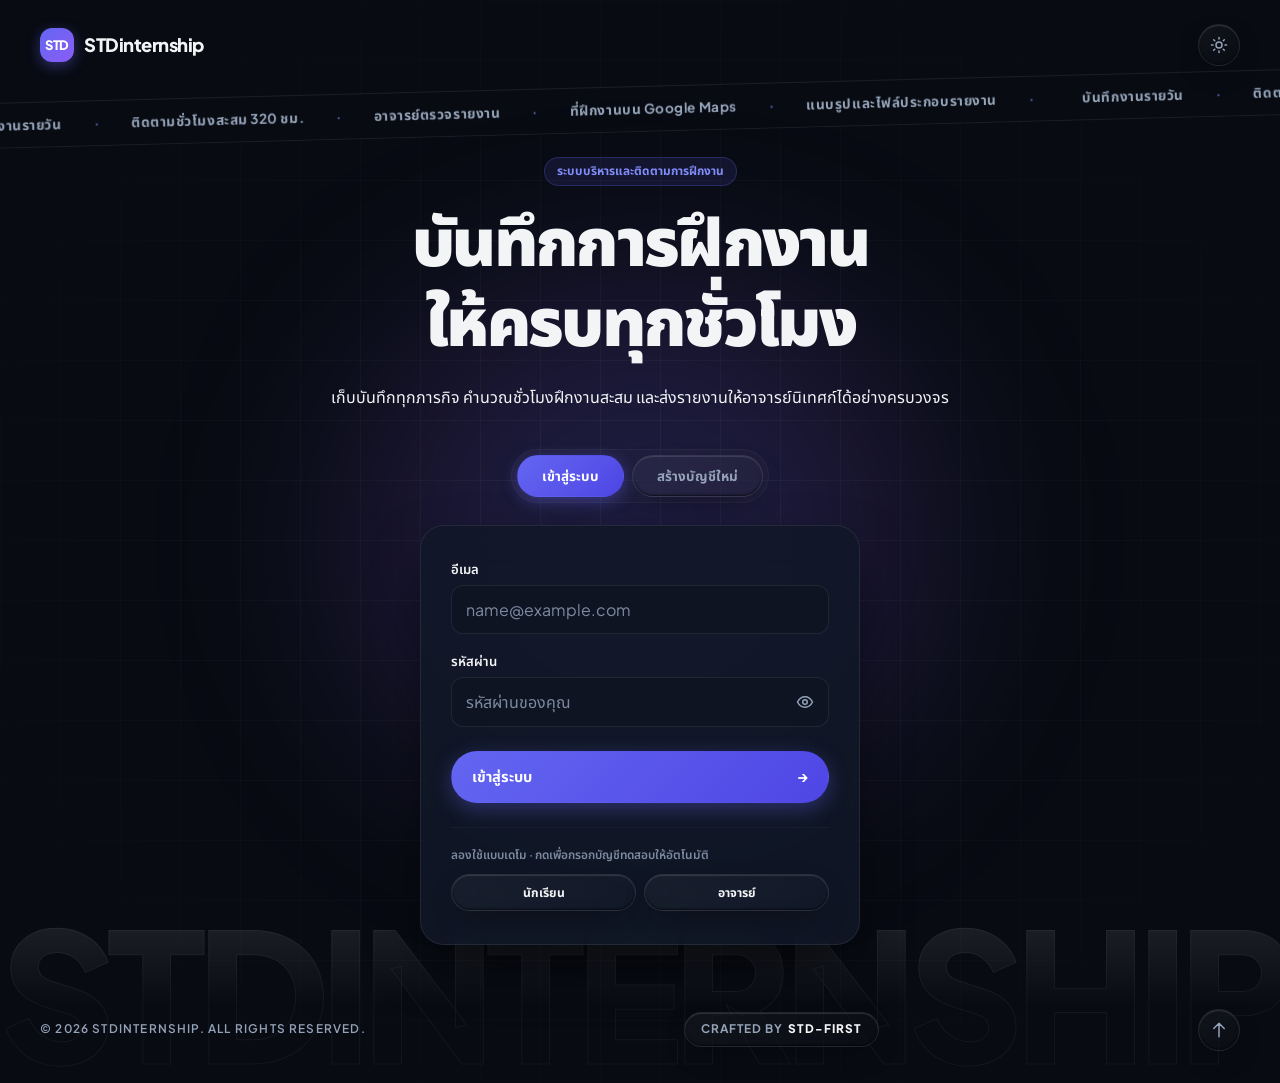
<file: index.html>
<!DOCTYPE html>
<html lang="th">
<head>
  <meta charset="UTF-8">
  <meta name="viewport" content="width=device-width, initial-scale=1.0">
  <title>STDinternship — ระบบบันทึกและติดตามการฝึกงาน</title>
  <meta name="description" content="บันทึกงานรายวัน นับชั่วโมงฝึกงานสะสม และส่งรายงานให้อาจารย์นิเทศก์ตรวจ ในที่เดียว">
  <meta name="theme-color" content="#080b12">
  <link rel="icon" href="data:image/svg+xml,%3Csvg xmlns=%27http://www.w3.org/2000/svg%27 viewBox=%270 0 32 32%27%3E%3Crect width=%2732%27 height=%2732%27 rx=%278%27 fill=%27%234f46e5%27/%3E%3Ctext x=%2716%27 y=%2721%27 font-size=%2712%27 font-weight=%27800%27 text-anchor=%27middle%27 fill=%27white%27 font-family=%27sans-serif%27%3ESTD%3C/text%3E%3C/svg%3E">
  <link rel="preconnect" href="https://fonts.googleapis.com">
  <link rel="preconnect" href="https://fonts.gstatic.com" crossorigin>
  <link href="https://fonts.googleapis.com/css2?family=Noto+Sans+Thai:wght@400;500;600;700;800&family=Plus+Jakarta+Sans:wght@500;600;700;800;900&display=swap" rel="stylesheet">
  <link rel="stylesheet" href="style.css">
  <script src="https://cdnjs.cloudflare.com/ajax/libs/gsap/3.12.5/gsap.min.js" defer></script>
  <script src="app.js" defer></script>
</head>
<body>
  <!-- Landing & Auth Screen -->
  <section id="auth-screen" class="cinematic-landing">
    <div class="footer-aurora" aria-hidden="true"></div>
    <div class="footer-bg-grid" aria-hidden="true"></div>
    <div class="footer-giant-bg-text" aria-hidden="true">STDINTERNSHIP</div>

    <header class="landing-nav">
      <a class="brand landing-brand magnetic" href="#"><span class="brand-mark">STD</span><span>STDinternship</span></a>
      <div class="landing-nav-actions">
        <button id="auth-theme-toggle" class="footer-glass-pill icon-pill magnetic" type="button" title="สลับธีม" aria-label="สลับธีม"><svg viewBox="0 0 24 24" fill="none" stroke="currentColor" stroke-width="2" stroke-linecap="round" stroke-linejoin="round" aria-hidden="true"><circle cx="12" cy="12" r="4"/><path d="M12 2v2M12 20v2M4.9 4.9l1.4 1.4M17.7 17.7l1.4 1.4M2 12h2M20 12h2M4.9 19.1l1.4-1.4M17.7 6.3l1.4-1.4"/></svg></button>
      </div>
    </header>

    <div class="diagonal-marquee" aria-hidden="true">
      <div class="marquee-track animate-footer-scroll-marquee">
        <div class="marquee-content">
          <span>บันทึกงานรายวัน</span> <span class="marquee-star">·</span>
          <span>ติดตามชั่วโมงสะสม 320 ชม.</span> <span class="marquee-star">·</span>
          <span>อาจารย์ตรวจรายงาน</span> <span class="marquee-star">·</span>
          <span>ที่ฝึกงานบน Google Maps</span> <span class="marquee-star">·</span>
          <span>แนบรูปและไฟล์ประกอบรายงาน</span> <span class="marquee-star">·</span>
        </div>
        <div class="marquee-content" aria-hidden="true">
          <span>บันทึกงานรายวัน</span> <span class="marquee-star">·</span>
          <span>ติดตามชั่วโมงสะสม 320 ชม.</span> <span class="marquee-star">·</span>
          <span>อาจารย์ตรวจรายงาน</span> <span class="marquee-star">·</span>
          <span>ที่ฝึกงานบน Google Maps</span> <span class="marquee-star">·</span>
          <span>แนบรูปและไฟล์ประกอบรายงาน</span> <span class="marquee-star">·</span>
        </div>
      </div>
    </div>

    <div class="landing-content">
      <div class="hero-header">
        <span class="hero-tag">ระบบบริหารและติดตามการฝึกงาน</span>
        <h1 class="hero-title footer-text-glow">บันทึกการฝึกงาน<br>ให้ครบทุกชั่วโมง</h1>
        <p class="hero-subtitle">เก็บบันทึกทุกภารกิจ คำนวณชั่วโมงฝึกงานสะสม และส่งรายงานให้อาจารย์นิเทศก์ได้อย่างครบวงจร</p>
      </div>

      <div class="auth-tabs">
        <button type="button" class="footer-glass-pill tab-pill active magnetic" data-auth-tab="login">เข้าสู่ระบบ</button>
        <button type="button" class="footer-glass-pill tab-pill magnetic" data-auth-tab="register">สร้างบัญชีใหม่</button>
      </div>

      <div class="cinematic-card">
        <div id="login-panel">
          <form id="login-form" class="form-grid">
            <div class="field-group">
              <label for="login-email">อีเมล</label>
              <input id="login-email" class="input" type="email" autocomplete="email" required placeholder="name@example.com">
            </div>
            <div class="field-group">
              <label for="login-password">รหัสผ่าน</label>
              <div class="password-wrap">
                <input id="login-password" class="input" type="password" autocomplete="current-password" required placeholder="รหัสผ่านของคุณ">
                <button type="button" class="password-toggle" data-password-toggle="login-password" aria-label="แสดงรหัสผ่าน"><svg viewBox="0 0 24 24" fill="none" stroke="currentColor" stroke-width="2" stroke-linecap="round" stroke-linejoin="round" aria-hidden="true"><path d="M2 12s3.5-7 10-7 10 7 10 7-3.5 7-10 7S2 12 2 12z"/><circle cx="12" cy="12" r="3"/></svg></button>
              </div>
            </div>
            <button class="footer-glass-pill submit-pill btn-block magnetic" type="submit"><span>เข้าสู่ระบบ</span><b>→</b></button>
          </form>

          <div class="demo-quick-auth">
            <span class="demo-quick-label">ลองใช้แบบเดโม · กดเพื่อกรอกบัญชีทดสอบให้อัตโนมัติ</span>
            <div class="demo-quick-btns">
              <button type="button" class="footer-glass-pill demo-chip magnetic" data-demo="student">นักเรียน</button>
              <button type="button" class="footer-glass-pill demo-chip magnetic" data-demo="teacher">อาจารย์</button>
            </div>
          </div>
        </div>

        <div id="register-panel" class="hidden">
          <div class="notice">เวอร์ชันสาธิต: ข้อมูลเก็บในเบราว์เซอร์เครื่องนี้ บัญชีใหม่จะได้รับสิทธิ์นักเรียนโดยอัตโนมัติ</div>
          <form id="register-form" class="form-grid">
            <div class="field-group">
              <label for="register-name">ชื่อ - นามสกุล <span class="required">*</span></label>
              <input id="register-name" class="input" required maxlength="80" placeholder="ชื่อ นามสกุลจริง">
            </div>
            <div class="field-group">
              <label for="register-department">แผนกวิชา / สาขา <span class="required">*</span></label>
              <select id="register-department" class="input" required></select>
            </div>
            <div class="field-group">
              <label for="register-email">อีเมล <span class="required">*</span></label>
              <input id="register-email" class="input" type="email" required autocomplete="email" placeholder="student@example.com">
            </div>
            <div class="field-group">
              <label for="register-password">รหัสผ่าน <span class="required">*</span></label>
              <div class="password-wrap">
                <input id="register-password" class="input" type="password" minlength="6" required autocomplete="new-password" placeholder="อย่างน้อย 6 ตัวอักษร">
                <button type="button" class="password-toggle" data-password-toggle="register-password" aria-label="แสดงรหัสผ่าน"><svg viewBox="0 0 24 24" fill="none" stroke="currentColor" stroke-width="2" stroke-linecap="round" stroke-linejoin="round" aria-hidden="true"><path d="M2 12s3.5-7 10-7 10 7 10 7-3.5 7-10 7S2 12 2 12z"/><circle cx="12" cy="12" r="3"/></svg></button>
              </div>
            </div>
            <button class="footer-glass-pill submit-pill btn-block magnetic" type="submit"><span>สร้างบัญชีและเข้าสู่ระบบ</span><b>→</b></button>
          </form>
        </div>
      </div>
    </div>

    <footer class="landing-bottom-bar">
      <div class="copyright">© 2026 STDinternship. All rights reserved.</div>
      <div class="footer-glass-pill crafted-badge magnetic"><span>Crafted by</span><strong class="crafted-author">STD-First</strong></div>
      <button id="landing-scroll-top" class="footer-glass-pill scroll-top-btn magnetic" type="button" aria-label="กลับสู่ด้านบน">
        <svg width="18" height="18" fill="none" stroke="currentColor" viewBox="0 0 24 24"><path stroke-linecap="round" stroke-linejoin="round" stroke-width="2" d="M5 10l7-7m0 0l7 7m-7-7v18"></path></svg>
      </button>
    </footer>
  </section>

  <!-- Main Application Dashboard -->
  <section id="app-screen" class="hidden">
    <header class="app-header">
      <div class="header-inner">
        <a class="brand" href="#"><span class="brand-mark">STD</span><span>STDinternship</span></a>
        <div class="header-actions">
          <button id="theme-toggle" class="icon-btn magnetic" title="สลับธีม" aria-label="สลับธีม"><svg viewBox="0 0 24 24" fill="none" stroke="currentColor" stroke-width="2" stroke-linecap="round" stroke-linejoin="round" aria-hidden="true"><circle cx="12" cy="12" r="4"/><path d="M12 2v2M12 20v2M4.9 4.9l1.4 1.4M17.7 17.7l1.4 1.4M2 12h2M20 12h2M4.9 19.1l1.4-1.4M17.7 6.3l1.4-1.4"/></svg></button>
          <div class="user-menu magnetic"><span id="user-avatar" class="avatar"></span><span id="user-name" class="user-name"></span></div>
          <button id="logout-button" class="btn btn-outline btn-small magnetic">ออกจากระบบ</button>
        </div>
      </div>
    </header>

    <div class="app-shell">
      <div class="page-intro">
        <div><h1 id="page-title">ภาพรวมการฝึกงาน</h1><p id="page-subtitle">ติดตามความก้าวหน้าของคุณ</p></div>
        <span id="current-role" class="role-pill"></span>
      </div>

      <div class="app-layout">
        <nav id="sidebar" class="sidebar"></nav>
        <main id="content" class="content"></main>
      </div>

      <footer class="dashboard-footer">
        <div class="dashboard-footer-inner">
          <span>© 2026 STDinternship · ระบบบันทึกและติดตามการฝึกงาน</span>
          <div class="footer-glass-pill crafted-badge magnetic"><span>Crafted by</span><strong class="crafted-author">STD-First</strong></div>
        </div>
      </footer>
    </div>
  </section>

  <div id="modal-root"></div>
  <div id="toast" class="toast" role="status"></div>
</body>
</html>
</file>
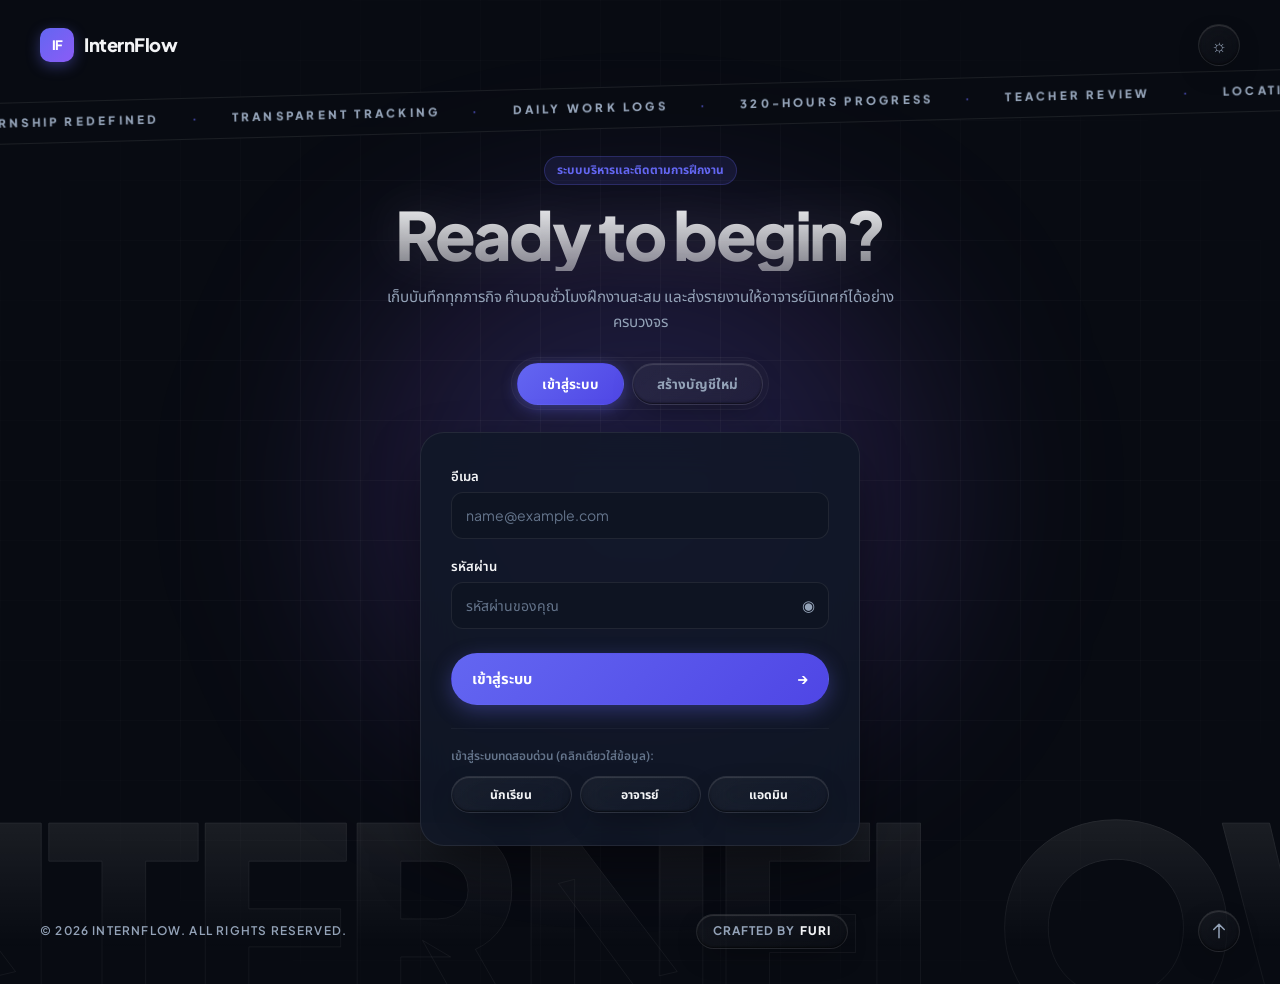
<file: Code/index.html>
<!DOCTYPE html>
<html lang="th">
<head>
  <meta charset="UTF-8">
  <meta name="viewport" content="width=device-width, initial-scale=1.0">
  <title>InternFlow — Ready to begin?</title>
  <link rel="preconnect" href="https://fonts.googleapis.com">
  <link rel="preconnect" href="https://fonts.gstatic.com" crossorigin>
  <link href="https://fonts.googleapis.com/css2?family=Noto+Sans+Thai:wght@300;400;500;600;700;800&family=Plus+Jakarta+Sans:wght@300;400;500;600;700;800;900&display=swap" rel="stylesheet">
  <link rel="stylesheet" href="style.css">
  <script src="https://cdnjs.cloudflare.com/ajax/libs/gsap/3.12.5/gsap.min.js" defer></script>
  <script src="app.js" defer></script>
</head>
<body>
  <!-- Landing & Auth Screen -->
  <section id="auth-screen" class="cinematic-landing">
    <div class="footer-aurora" aria-hidden="true"></div>
    <div class="footer-bg-grid" aria-hidden="true"></div>
    <div class="footer-giant-bg-text" aria-hidden="true">INTERNFLOW</div>

    <header class="landing-nav">
      <a class="brand landing-brand magnetic" href="#"><span class="brand-mark">IF</span><span>InternFlow</span></a>
      <div class="landing-nav-actions">
        <button id="auth-theme-toggle" class="footer-glass-pill icon-pill magnetic" type="button" title="สลับธีม" aria-label="สลับธีม">☼</button>
      </div>
    </header>

    <div class="diagonal-marquee" aria-hidden="true">
      <div class="marquee-track animate-footer-scroll-marquee">
        <div class="marquee-content">
          <span>INTERNSHIP REDEFINED</span> <span class="marquee-star">·</span>
          <span>TRANSPARENT TRACKING</span> <span class="marquee-star">·</span>
          <span>DAILY WORK LOGS</span> <span class="marquee-star">·</span>
          <span>320-HOURS PROGRESS</span> <span class="marquee-star">·</span>
          <span>TEACHER REVIEW</span> <span class="marquee-star">·</span>
          <span>LOCATION & GOOGLE MAPS</span> <span class="marquee-star">·</span>
          <span>VERIFIED REPORTS</span> <span class="marquee-star">·</span>
          <span>ABSOLUTE ACCURACY</span> <span class="marquee-star">·</span>
        </div>
        <div class="marquee-content" aria-hidden="true">
          <span>INTERNSHIP REDEFINED</span> <span class="marquee-star">·</span>
          <span>TRANSPARENT TRACKING</span> <span class="marquee-star">·</span>
          <span>DAILY WORK LOGS</span> <span class="marquee-star">·</span>
          <span>320-HOURS PROGRESS</span> <span class="marquee-star">·</span>
          <span>TEACHER REVIEW</span> <span class="marquee-star">·</span>
          <span>LOCATION & GOOGLE MAPS</span> <span class="marquee-star">·</span>
          <span>VERIFIED REPORTS</span> <span class="marquee-star">·</span>
          <span>ABSOLUTE ACCURACY</span> <span class="marquee-star">·</span>
        </div>
      </div>
    </div>

    <div class="landing-content">
      <div class="hero-header">
        <span class="hero-tag">ระบบบริหารและติดตามการฝึกงาน</span>
        <h1 class="hero-title footer-text-glow">Ready to begin?</h1>
        <p class="hero-subtitle">เก็บบันทึกทุกภารกิจ คำนวณชั่วโมงฝึกงานสะสม และส่งรายงานให้อาจารย์นิเทศก์ได้อย่างครบวงจร</p>
      </div>

      <div class="auth-tabs">
        <button type="button" class="footer-glass-pill tab-pill active magnetic" data-auth-tab="login">เข้าสู่ระบบ</button>
        <button type="button" class="footer-glass-pill tab-pill magnetic" data-auth-tab="register">สร้างบัญชีใหม่</button>
      </div>

      <div class="cinematic-card">
        <div id="login-panel">
          <form id="login-form" class="form-grid">
            <div class="field-group">
              <label for="login-email">อีเมล</label>
              <input id="login-email" class="input" type="email" autocomplete="email" required placeholder="name@example.com">
            </div>
            <div class="field-group">
              <label for="login-password">รหัสผ่าน</label>
              <div class="password-wrap">
                <input id="login-password" class="input" type="password" autocomplete="current-password" required placeholder="รหัสผ่านของคุณ">
                <button type="button" class="password-toggle" data-password-toggle="login-password" aria-label="แสดงรหัสผ่าน">◉</button>
              </div>
            </div>
            <button class="footer-glass-pill submit-pill btn-block magnetic" type="submit"><span>เข้าสู่ระบบ</span><b>→</b></button>
          </form>

          <div class="demo-quick-auth">
            <span class="demo-quick-label">เข้าสู่ระบบทดสอบด่วน (คลิกเดียวใส่ข้อมูล):</span>
            <div class="demo-quick-btns">
              <button type="button" class="footer-glass-pill demo-chip magnetic" data-demo="student">นักเรียน</button>
              <button type="button" class="footer-glass-pill demo-chip magnetic" data-demo="teacher">อาจารย์</button>
              <button type="button" class="footer-glass-pill demo-chip magnetic" data-demo="admin">แอดมิน</button>
            </div>
          </div>
        </div>

        <div id="register-panel" class="hidden">
          <div class="notice">เวอร์ชันสาธิต: ข้อมูลเก็บในเบราว์เซอร์เครื่องนี้ บัญชีใหม่จะได้รับสิทธิ์นักเรียนโดยอัตโนมัติ</div>
          <form id="register-form" class="form-grid">
            <div class="field-group">
              <label for="register-name">ชื่อ - นามสกุล <span class="required">*</span></label>
              <input id="register-name" class="input" required maxlength="80" placeholder="ชื่อ นามสกุลจริง">
            </div>
            <div class="field-group">
              <label for="register-department">แผนกวิชา / สาขา <span class="required">*</span></label>
              <select id="register-department" class="input" required></select>
            </div>
            <div class="field-group">
              <label for="register-email">อีเมล <span class="required">*</span></label>
              <input id="register-email" class="input" type="email" required autocomplete="email" placeholder="student@example.com">
            </div>
            <div class="field-group">
              <label for="register-password">รหัสผ่าน <span class="required">*</span></label>
              <div class="password-wrap">
                <input id="register-password" class="input" type="password" minlength="6" required autocomplete="new-password" placeholder="อย่างน้อย 6 ตัวอักษร">
                <button type="button" class="password-toggle" data-password-toggle="register-password" aria-label="แสดงรหัสผ่าน">◉</button>
              </div>
            </div>
            <button class="footer-glass-pill submit-pill btn-block magnetic" type="submit"><span>สร้างบัญชีและเข้าสู่ระบบ</span><b>→</b></button>
          </form>
        </div>
      </div>
    </div>

    <footer class="landing-bottom-bar">
      <div class="copyright">© 2026 InternFlow. All rights reserved.</div>
      <div class="footer-glass-pill crafted-badge magnetic"><span>Crafted by</span><strong class="crafted-author">Furi</strong></div>
      <button id="landing-scroll-top" class="footer-glass-pill scroll-top-btn magnetic" type="button" aria-label="กลับสู่ด้านบน">
        <svg width="18" height="18" fill="none" stroke="currentColor" viewBox="0 0 24 24"><path stroke-linecap="round" stroke-linejoin="round" stroke-width="2" d="M5 10l7-7m0 0l7 7m-7-7v18"></path></svg>
      </button>
    </footer>
  </section>

  <!-- Main Application Dashboard -->
  <section id="app-screen" class="hidden">
    <header class="app-header">
      <div class="header-inner">
        <a class="brand" href="#"><span class="brand-mark">IF</span><span>InternFlow</span></a>
        <div class="header-actions">
          <button id="theme-toggle" class="icon-btn magnetic" title="สลับธีม" aria-label="สลับธีม">☼</button>
          <div class="user-menu magnetic"><span id="user-avatar" class="avatar"></span><span id="user-name" class="user-name"></span></div>
          <button id="logout-button" class="btn btn-outline btn-small magnetic">ออกจากระบบ</button>
        </div>
      </div>
    </header>

    <div class="app-shell">
      <div class="page-intro">
        <div><h1 id="page-title">ภาพรวมการฝึกงาน</h1><p id="page-subtitle">ติดตามความก้าวหน้าของคุณ</p></div>
        <span id="current-role" class="role-pill"></span>
      </div>

      <div class="app-layout">
        <nav id="sidebar" class="sidebar"></nav>
        <main id="content" class="content"></main>
      </div>

      <footer class="dashboard-footer">
        <div class="dashboard-footer-inner">
          <span>© 2026 InternFlow · ระบบบันทึกและติดตามการฝึกงาน</span>
          <div class="footer-glass-pill crafted-badge magnetic"><span>Crafted by</span><strong class="crafted-author">Furi</strong></div>
        </div>
      </footer>
    </div>
  </section>

  <div id="modal-root"></div>
  <div id="toast" class="toast" role="status"></div>
</body>
</html>
</file>
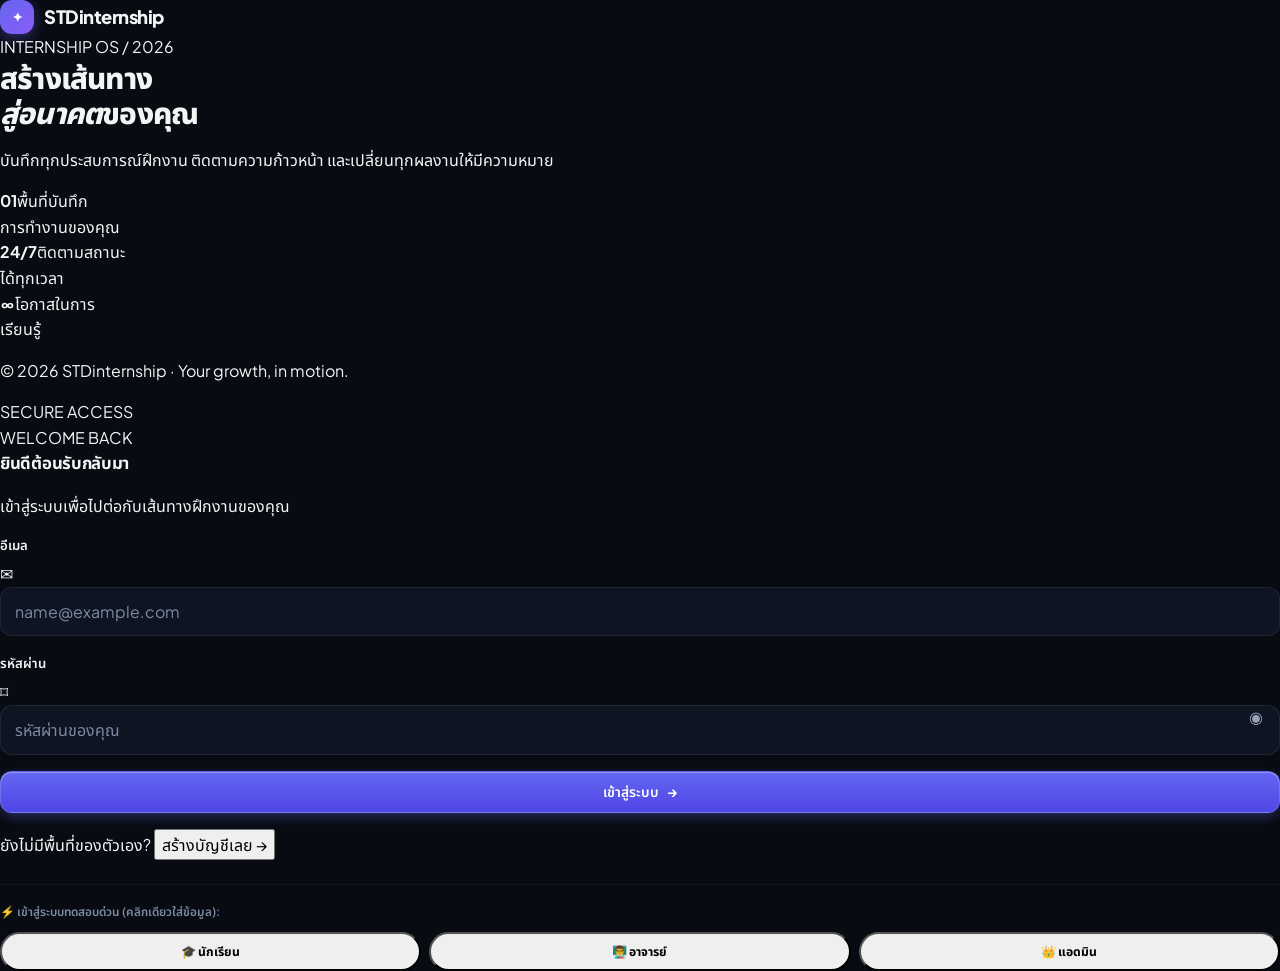
<file: index.before-3d.html>
<!DOCTYPE html>
<html lang="th">
<head>
  <meta charset="UTF-8">
  <meta name="viewport" content="width=device-width, initial-scale=1.0">
  <title>STDinternship — ระบบติดตามการฝึกงาน</title>
  <link rel="preconnect" href="https://fonts.googleapis.com">
  <link rel="preconnect" href="https://fonts.gstatic.com" crossorigin>
  <link href="https://fonts.googleapis.com/css2?family=Noto+Sans+Thai:wght@400;500;600;700&family=Plus+Jakarta+Sans:wght@500;600;700;800&display=swap" rel="stylesheet">
  <link rel="stylesheet" href="style.css">
  <script src="app.js" defer></script>
</head>
<body>
  <section id="auth-screen" class="auth-shell">
    <div class="auth-orb orb-one"></div><div class="auth-orb orb-two"></div><div class="auth-grid"></div>
      <div class="universe" aria-hidden="true">
      <i class="star star-a"></i><i class="star star-b"></i><i class="star star-c"></i><i class="star star-d"></i><i class="star star-e"></i><i class="star star-f"></i><i class="star star-g"></i><i class="star star-h"></i><i class="star star-i"></i>
      <div class="solar-system" aria-hidden="true"><span class="sun"></span><span class="orbit orbit-one"><b class="planet planet-one"></b></span><span class="orbit orbit-two"><b class="planet planet-two"></b></span><span class="orbit orbit-three"><b class="planet planet-three"></b></span></div>
    </div>
    <div class="auth-layout">
      <aside class="auth-showcase">
        <a class="brand auth-brand" href="#"><span class="brand-mark">✦</span><span>STDinternship</span></a>
        <div class="showcase-copy">
          <span class="eyebrow"><i></i> INTERNSHIP OS / 2026</span>
          <h1>สร้างเส้นทาง<br><em>สู่อนาคต</em>ของคุณ</h1>
          <p>บันทึกทุกประสบการณ์ฝึกงาน ติดตามความก้าวหน้า และเปลี่ยนทุกผลงานให้มีความหมาย</p>
        </div>
        <div class="showcase-stats">
          <div><strong>01</strong><span>พื้นที่บันทึก<br>การทำงานของคุณ</span></div>
          <div><strong>24/7</strong><span>ติดตามสถานะ<br>ได้ทุกเวลา</span></div>
          <div><strong>∞</strong><span>โอกาสในการ<br>เรียนรู้</span></div>
        </div>
        <p class="auth-footer">© 2026 STDinternship · Your growth, in motion.</p>
      </aside>
      <div class="auth-card-wrap">
        <div class="auth-card">
          <div class="auth-card-top"><span class="auth-card-dot"></span><span>SECURE ACCESS</span></div>
          <div id="login-panel">
            <span class="auth-kicker">WELCOME BACK</span>
            <h2 class="auth-heading">ยินดีต้อนรับกลับมา</h2>
            <p class="auth-lead">เข้าสู่ระบบเพื่อไปต่อกับเส้นทางฝึกงานของคุณ</p>
            <form id="login-form" class="form-grid">
              <div><label for="login-email">อีเมล</label><div class="auth-input-wrap"><span class="field-icon">✉</span><input id="login-email" class="input" type="email" autocomplete="email" required placeholder="name@example.com"></div></div>
              <div><label for="login-password">รหัสผ่าน</label><div class="password-wrap auth-input-wrap"><span class="field-icon">⌑</span><input id="login-password" class="input" type="password" autocomplete="current-password" required placeholder="รหัสผ่านของคุณ"><button type="button" class="password-toggle" data-password-toggle="login-password" aria-label="แสดงรหัสผ่าน">◉</button></div></div>
              <button class="btn btn-primary btn-block auth-submit" type="submit"><span>เข้าสู่ระบบ</span><b>→</b></button>
            </form>
            <p class="auth-switch">ยังไม่มีพื้นที่ของตัวเอง? <button class="text-button" type="button" data-auth-panel="register">สร้างบัญชีเลย <span>→</span></button></p>
            <div class="demo-quick-auth">
              <span class="demo-quick-label">⚡ เข้าสู่ระบบทดสอบด่วน (คลิกเดียวใส่ข้อมูล):</span>
              <div class="demo-quick-btns">
                <button type="button" class="demo-chip" data-demo="student">🎓 นักเรียน</button>
                <button type="button" class="demo-chip" data-demo="teacher">👨‍🏫 อาจารย์</button>
                <button type="button" class="demo-chip" data-demo="admin">👑 แอดมิน</button>
              </div>
            </div>
          </div>
          <div id="register-panel" class="hidden">
            <span class="auth-kicker">GET STARTED</span>
            <h2 class="auth-heading">เริ่มต้นเส้นทางใหม่</h2>
            <p class="auth-lead">สร้างบัญชีเพื่อเก็บทุกก้าวสำคัญของการฝึกงาน</p>
            <div class="notice">เวอร์ชันสาธิต: ข้อมูลเก็บเฉพาะในเบราว์เซอร์เครื่องนี้ บัญชีใหม่จะเป็นนักเรียนโดยอัตโนมัติ</div>
            <form id="register-form" class="form-grid">
              <div><label for="register-name">ชื่อที่แสดง <span class="required">*</span></label><input id="register-name" class="input" required maxlength="80" placeholder="ชื่อ - นามสกุล"></div>
              <div><label for="register-department">แผนกวิชา / สาขา <span class="required">*</span></label><select id="register-department" class="input" required></select></div>
              <div><label for="register-email">อีเมล <span class="required">*</span></label><input id="register-email" class="input" type="email" required autocomplete="email" placeholder="name@example.com"></div>
              <div><label for="register-password">รหัสผ่าน <span class="required">*</span></label><div class="password-wrap"><input id="register-password" class="input" type="password" minlength="6" required autocomplete="new-password" placeholder="อย่างน้อย 6 ตัวอักษร"><button type="button" class="password-toggle" data-password-toggle="register-password" aria-label="แสดงรหัสผ่าน">◉</button></div></div>
              <button class="btn btn-primary btn-block auth-submit" type="submit"><span>สร้างบัญชีและเข้าสู่ระบบ</span><b>→</b></button>
            </form>
            <p class="auth-switch">มีบัญชีอยู่แล้ว? <button class="text-button" type="button" data-auth-panel="login">เข้าสู่ระบบ <span>→</span></button></p>
          </div>
        </div>
      </div>
    </div>
  </section>

  <section id="app-screen" class="hidden">
    <header class="app-header"><div class="header-inner">
      <a class="brand" href="#"><span class="brand-mark">✦</span><span>STDinternship</span></a>
      <div class="header-actions"><button id="theme-toggle" class="icon-btn" title="สลับธีม" aria-label="สลับธีม">☼</button><div class="user-menu"><span id="user-avatar" class="avatar"></span><span id="user-name" class="user-name"></span></div><button id="logout-button" class="btn btn-outline btn-small">ออกจากระบบ</button></div>
    </div></header>
    <div class="app-shell">
      <div class="page-intro"><div><h1 id="page-title">ภาพรวมการฝึกงาน</h1><p id="page-subtitle">ติดตามความก้าวหน้าของคุณได้ในที่เดียว</p></div><span id="current-role" class="role-pill"></span></div>
      <div class="app-layout"><nav id="sidebar" class="sidebar"></nav><main id="content" class="content"></main></div>
    </div>
  </section>
  <div id="modal-root"></div>
  <div id="toast" class="toast" role="status"></div>
</body>
</html>
</file>
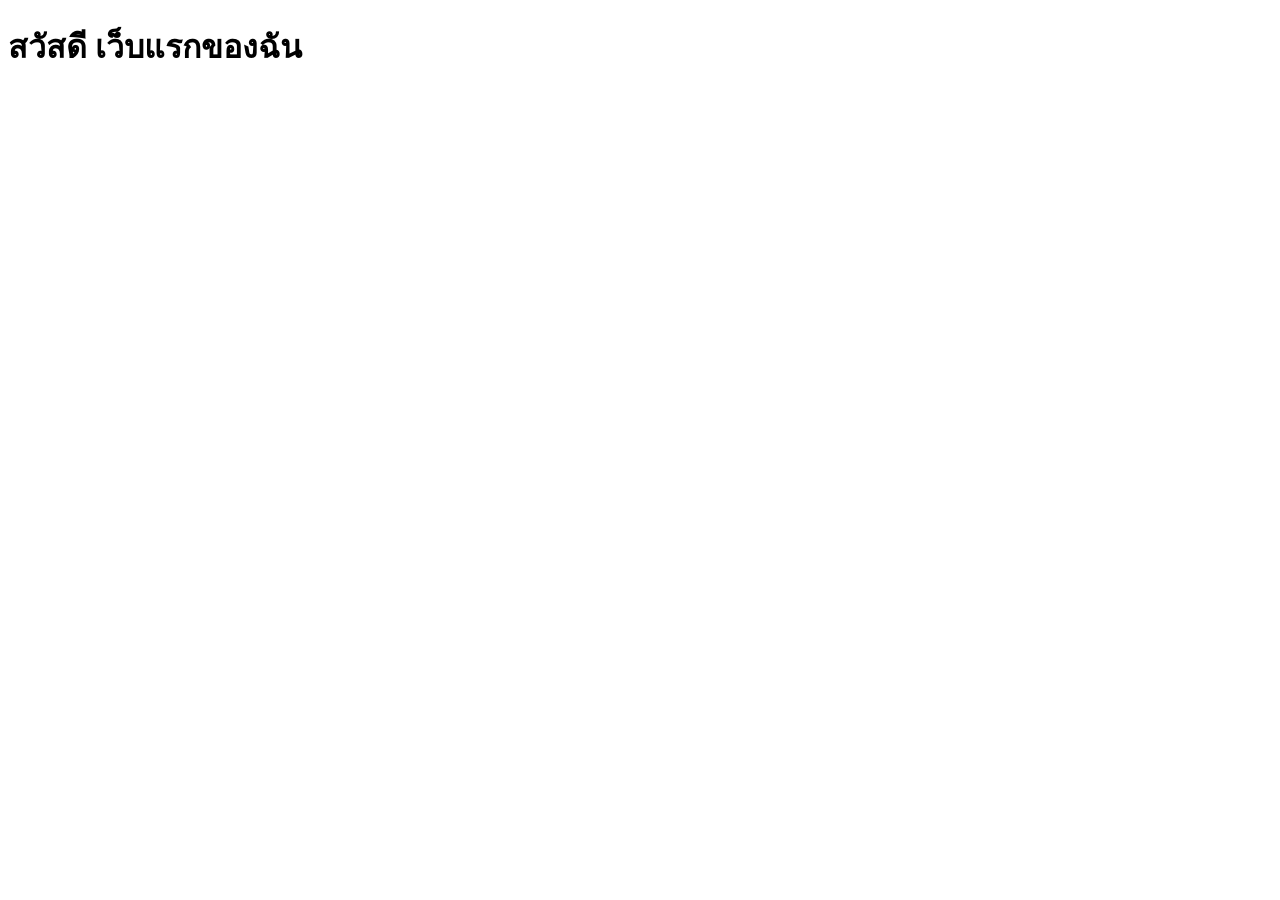
<file: TEST.html>
<!DOCTYPE html>
<html lang="th">
<head>
  <meta charset="UTF-8">
  <meta name="viewport" content="width=device-width, initial-scale=1.0">
  <title>เว็บของฉัน</title>
</head>
<body>
  <h1>สวัสดี เว็บแรกของฉัน</h1>
</body>
</html>
</file>
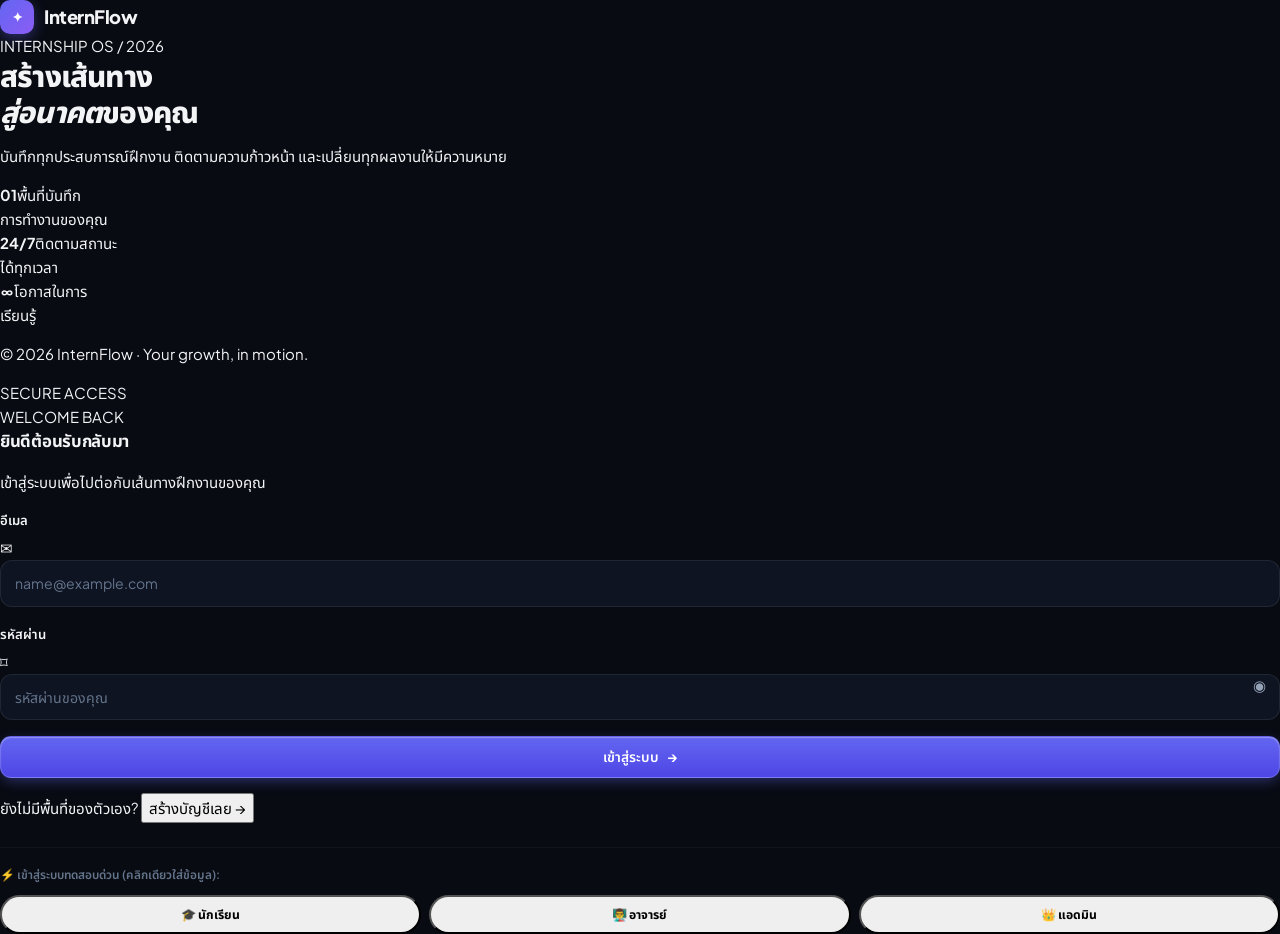
<file: Code/index.before-3d.html>
<!DOCTYPE html>
<html lang="th">
<head>
  <meta charset="UTF-8">
  <meta name="viewport" content="width=device-width, initial-scale=1.0">
  <title>InternFlow — ระบบติดตามการฝึกงาน</title>
  <link rel="preconnect" href="https://fonts.googleapis.com">
  <link rel="preconnect" href="https://fonts.gstatic.com" crossorigin>
  <link href="https://fonts.googleapis.com/css2?family=Noto+Sans+Thai:wght@400;500;600;700&family=Plus+Jakarta+Sans:wght@500;600;700;800&display=swap" rel="stylesheet">
  <link rel="stylesheet" href="style.css">
  <script src="app.js" defer></script>
</head>
<body>
  <section id="auth-screen" class="auth-shell">
    <div class="auth-orb orb-one"></div><div class="auth-orb orb-two"></div><div class="auth-grid"></div>
    <div class="universe" aria-hidden="true">
      <i class="star star-a"></i><i class="star star-b"></i><i class="star star-c"></i><i class="star star-d"></i><i class="star star-e"></i><i class="star star-f"></i><i class="star star-g"></i><i class="star star-h"></i><i class="star star-i"></i>
      <div class="solar-system" aria-hidden="true"><span class="sun"></span><span class="orbit orbit-one"><b class="planet planet-one"></b></span><span class="orbit orbit-two"><b class="planet planet-two"></b></span><span class="orbit orbit-three"><b class="planet planet-three"></b></span></div>
    </div>
    <div class="auth-layout">
      <aside class="auth-showcase">
        <a class="brand auth-brand" href="#"><span class="brand-mark">✦</span><span>InternFlow</span></a>
        <div class="showcase-copy">
          <span class="eyebrow"><i></i> INTERNSHIP OS / 2026</span>
          <h1>สร้างเส้นทาง<br><em>สู่อนาคต</em>ของคุณ</h1>
          <p>บันทึกทุกประสบการณ์ฝึกงาน ติดตามความก้าวหน้า และเปลี่ยนทุกผลงานให้มีความหมาย</p>
        </div>
        <div class="showcase-stats">
          <div><strong>01</strong><span>พื้นที่บันทึก<br>การทำงานของคุณ</span></div>
          <div><strong>24/7</strong><span>ติดตามสถานะ<br>ได้ทุกเวลา</span></div>
          <div><strong>∞</strong><span>โอกาสในการ<br>เรียนรู้</span></div>
        </div>
        <p class="auth-footer">© 2026 InternFlow · Your growth, in motion.</p>
      </aside>
      <div class="auth-card-wrap">
        <div class="auth-card">
          <div class="auth-card-top"><span class="auth-card-dot"></span><span>SECURE ACCESS</span></div>
          <div id="login-panel">
            <span class="auth-kicker">WELCOME BACK</span>
            <h2 class="auth-heading">ยินดีต้อนรับกลับมา</h2>
            <p class="auth-lead">เข้าสู่ระบบเพื่อไปต่อกับเส้นทางฝึกงานของคุณ</p>
            <form id="login-form" class="form-grid">
              <div><label for="login-email">อีเมล</label><div class="auth-input-wrap"><span class="field-icon">✉</span><input id="login-email" class="input" type="email" autocomplete="email" required placeholder="name@example.com"></div></div>
              <div><label for="login-password">รหัสผ่าน</label><div class="password-wrap auth-input-wrap"><span class="field-icon">⌑</span><input id="login-password" class="input" type="password" autocomplete="current-password" required placeholder="รหัสผ่านของคุณ"><button type="button" class="password-toggle" data-password-toggle="login-password" aria-label="แสดงรหัสผ่าน">◉</button></div></div>
              <button class="btn btn-primary btn-block auth-submit" type="submit"><span>เข้าสู่ระบบ</span><b>→</b></button>
            </form>
            <p class="auth-switch">ยังไม่มีพื้นที่ของตัวเอง? <button class="text-button" type="button" data-auth-panel="register">สร้างบัญชีเลย <span>→</span></button></p>
            <div class="demo-quick-auth">
              <span class="demo-quick-label">⚡ เข้าสู่ระบบทดสอบด่วน (คลิกเดียวใส่ข้อมูล):</span>
              <div class="demo-quick-btns">
                <button type="button" class="demo-chip" data-demo="student">🎓 นักเรียน</button>
                <button type="button" class="demo-chip" data-demo="teacher">👨‍🏫 อาจารย์</button>
                <button type="button" class="demo-chip" data-demo="admin">👑 แอดมิน</button>
              </div>
            </div>
          </div>
          <div id="register-panel" class="hidden">
            <span class="auth-kicker">GET STARTED</span>
            <h2 class="auth-heading">เริ่มต้นเส้นทางใหม่</h2>
            <p class="auth-lead">สร้างบัญชีเพื่อเก็บทุกก้าวสำคัญของการฝึกงาน</p>
            <div class="notice">เวอร์ชันสาธิต: ข้อมูลเก็บเฉพาะในเบราว์เซอร์เครื่องนี้ บัญชีใหม่จะเป็นนักเรียนโดยอัตโนมัติ</div>
            <form id="register-form" class="form-grid">
              <div><label for="register-name">ชื่อที่แสดง <span class="required">*</span></label><input id="register-name" class="input" required maxlength="80" placeholder="ชื่อ - นามสกุล"></div>
              <div><label for="register-department">แผนกวิชา / สาขา <span class="required">*</span></label><select id="register-department" class="input" required></select></div>
              <div><label for="register-email">อีเมล <span class="required">*</span></label><input id="register-email" class="input" type="email" required autocomplete="email" placeholder="name@example.com"></div>
              <div><label for="register-password">รหัสผ่าน <span class="required">*</span></label><div class="password-wrap"><input id="register-password" class="input" type="password" minlength="6" required autocomplete="new-password" placeholder="อย่างน้อย 6 ตัวอักษร"><button type="button" class="password-toggle" data-password-toggle="register-password" aria-label="แสดงรหัสผ่าน">◉</button></div></div>
              <button class="btn btn-primary btn-block auth-submit" type="submit"><span>สร้างบัญชีและเข้าสู่ระบบ</span><b>→</b></button>
            </form>
            <p class="auth-switch">มีบัญชีอยู่แล้ว? <button class="text-button" type="button" data-auth-panel="login">เข้าสู่ระบบ <span>→</span></button></p>
          </div>
        </div>
      </div>
    </div>
  </section>

  <section id="app-screen" class="hidden">
    <header class="app-header"><div class="header-inner">
      <a class="brand" href="#"><span class="brand-mark">✦</span><span>InternFlow</span></a>
      <div class="header-actions"><button id="theme-toggle" class="icon-btn" title="สลับธีม" aria-label="สลับธีม">☼</button><div class="user-menu"><span id="user-avatar" class="avatar"></span><span id="user-name" class="user-name"></span></div><button id="logout-button" class="btn btn-outline btn-small">ออกจากระบบ</button></div>
    </div></header>
    <div class="app-shell">
      <div class="page-intro"><div><h1 id="page-title">ภาพรวมการฝึกงาน</h1><p id="page-subtitle">ติดตามความก้าวหน้าของคุณได้ในที่เดียว</p></div><span id="current-role" class="role-pill"></span></div>
      <div class="app-layout"><nav id="sidebar" class="sidebar"></nav><main id="content" class="content"></main></div>
    </div>
  </section>
  <div id="modal-root"></div>
  <div id="toast" class="toast" role="status"></div>
</body>
</html>
</file>
<file: style.css>
/* STDinternship — design tokens documented in DESIGN.md */
:root {
  --background: #080b12; --foreground: #f3f4f6; --bg-glow: #111827;
  --primary: #6366f1; --primary-strong: #4f46e5; --primary-soft: rgba(99,102,241,.12);
  --secondary: #8b5cf6; --destructive: #ef4444; --success: #10b981; --warning: #f59e0b;
  --surface: rgba(17,24,39,.85); --surface-strong: #111827; --surface-subtle: #162032;
  --field: #0e1422; --border: rgba(255,255,255,.08); --border-soft: rgba(255,255,255,.04);
  --muted: #94a3b8; --subtle: #7c8aa0; --primary-text: #818cf8;
  --radius-sm: 8px; --radius-md: 12px; --radius-lg: 16px; --radius-xl: 24px; --radius-pill: 999px;
  --focus-ring: 0 0 0 3px var(--background), 0 0 0 5px #a5b4fc;
  --pill-bg-1: rgba(255,255,255,.04); --pill-bg-2: rgba(255,255,255,.01);
  --pill-shadow: rgba(0,0,0,.45); --pill-highlight: rgba(255,255,255,.14);
  --pill-inset-shadow: rgba(0,0,0,.6); --pill-border: rgba(255,255,255,.09);
  --pill-bg-1-hover: rgba(255,255,255,.09); --pill-bg-2-hover: rgba(255,255,255,.03);
  --pill-border-hover: rgba(255,255,255,.22); --pill-shadow-hover: rgba(0,0,0,.6);
  --pill-highlight-hover: rgba(255,255,255,.25); --shadow-lg: 0 24px 60px -15px rgba(0,0,0,.7);
}
body.light {
  --background: #f8fafc; --foreground: #0f172a; --bg-glow: #eef2f6;
  --primary: #4f46e5; --primary-strong: #4338ca; --primary-soft: rgba(79,70,229,.08);
  --secondary: #7c3aed; --destructive: #dc2626; --success: #059669; --warning: #d97706;
  --surface: rgba(255,255,255,.92); --surface-strong: #ffffff; --surface-subtle: #f1f5f9;
  --field: #f8fafc; --border: rgba(15,23,42,.08); --border-soft: rgba(15,23,42,.04);
  --muted: #475569; --subtle: #64748b; --primary-text: #4338ca;
  --focus-ring: 0 0 0 3px var(--background), 0 0 0 5px #4338ca;
  --pill-bg-1: rgba(15,23,42,.03); --pill-bg-2: rgba(15,23,42,.01);
  --pill-shadow: rgba(15,23,42,.08); --pill-highlight: rgba(255,255,255,.9);
  --pill-inset-shadow: rgba(15,23,42,.04); --pill-border: rgba(15,23,42,.08);
  --pill-bg-1-hover: rgba(15,23,42,.06); --pill-bg-2-hover: rgba(15,23,42,.02);
  --pill-border-hover: rgba(15,23,42,.18); --pill-shadow-hover: rgba(15,23,42,.14);
  --pill-highlight-hover: #ffffff; --shadow-lg: 0 24px 60px -15px rgba(15,23,42,.1);
}

/* Base */
* { box-sizing: border-box; }
html { scroll-behavior: smooth; }
body { margin: 0; min-height: 100vh; color: var(--foreground); font: 16px/1.6 'Plus Jakarta Sans', 'Noto Sans Thai', sans-serif; background: var(--background); overflow-x: hidden; transition: background .25s, color .25s; }
button, input, select, textarea { font: inherit; }
button { cursor: pointer; }
.hidden { display: none !important; }

/* 21st.dev Ambient & Animations */
@keyframes footer-breathe { 0% { transform: translate(-50%,-50%) scale(1); opacity: .55; } 100% { transform: translate(-50%,-50%) scale(1.15); opacity: .9; } }
@keyframes footer-scroll-marquee { from { transform: translateX(0); } to { transform: translateX(-50%); } }
@keyframes fadeIn { from { opacity: .25; transform: translateY(6px); } to { opacity: 1; transform: none; } }

.footer-bg-grid { position: absolute; inset: 0; z-index: 0; pointer-events: none; background-size: 60px 60px; background-image: linear-gradient(to right, rgba(255,255,255,.04) 1px, transparent 1px), linear-gradient(to bottom, rgba(255,255,255,.04) 1px, transparent 1px); mask-image: radial-gradient(ellipse at center, #000 0%, rgba(0,0,0,.5) 60%, transparent 85%); }
body.light .footer-bg-grid { background-image: linear-gradient(to right, rgba(15,23,42,.04) 1px, transparent 1px), linear-gradient(to bottom, rgba(15,23,42,.04) 1px, transparent 1px); }
.footer-aurora { position: absolute; left: 50%; top: 50%; width: min(85vw, 900px); height: min(65vh, 600px); transform: translate(-50%,-50%); border-radius: 50%; filter: blur(80px); pointer-events: none; z-index: 0; background: radial-gradient(circle, rgba(99,102,241,.22) 0%, rgba(139,92,246,.16) 40%, transparent 70%); animation: footer-breathe 8s ease-in-out infinite alternate; }
body.light .footer-aurora { background: radial-gradient(circle, rgba(99,102,241,.12) 0%, rgba(139,92,246,.08) 40%, transparent 70%); }
.footer-giant-bg-text { position: absolute; bottom: 3vh; left: 0; right: 0; margin: 0 auto; width: max-content; transform: none; font-size: clamp(60px, 14vw, 240px); line-height: .72; font-weight: 900; letter-spacing: -.05em; color: transparent; -webkit-text-stroke: 1px rgba(255,255,255,.05); background: linear-gradient(180deg, rgba(255,255,255,.08) 0%, transparent 65%); -webkit-background-clip: text; background-clip: text; white-space: nowrap; pointer-events: none; user-select: none; z-index: 0; }
body.light .footer-giant-bg-text { -webkit-text-stroke: 1px rgba(15,23,42,.06); background: linear-gradient(180deg, rgba(15,23,42,.06) 0%, transparent 65%); -webkit-background-clip: text; background-clip: text; }
.footer-text-glow { color: var(--foreground); }
/* Glass Pills & Magnetic Buttons */
.footer-glass-pill { background: linear-gradient(145deg, var(--pill-bg-1) 0%, var(--pill-bg-2) 100%); box-shadow: 0 10px 30px -10px var(--pill-shadow), inset 0 1px 1px var(--pill-highlight), inset 0 -1px 2px var(--pill-inset-shadow); border: 1px solid var(--pill-border); backdrop-filter: blur(16px); color: var(--foreground); text-decoration: none; display: inline-flex; align-items: center; justify-content: center; transition: all .3s cubic-bezier(.16,1,.3,1); }
.footer-glass-pill:hover { background: linear-gradient(145deg, var(--pill-bg-1-hover) 0%, var(--pill-bg-2-hover) 100%); border-color: var(--pill-border-hover); box-shadow: 0 20px 40px -10px var(--pill-shadow-hover), inset 0 1px 1px var(--pill-highlight-hover); color: var(--foreground); }
.magnetic { will-change: transform; transition: transform .25s cubic-bezier(.16,1,.3,1), box-shadow .25s ease, border-color .25s ease; }

/* Focus */
button:focus-visible, a:focus-visible, [tabindex]:focus-visible { outline: none; box-shadow: var(--focus-ring); }
.input:focus-visible, select:focus-visible, textarea:focus-visible { box-shadow: var(--focus-ring); }

/* Brand & Header */
.brand { display: flex; gap: 10px; align-items: center; color: var(--foreground); font-weight: 800; text-decoration: none; font-size: 1.15rem; letter-spacing: -.5px; }
.brand-mark { display: grid; place-items: center; width: 34px; height: 34px; color: #fff; background: linear-gradient(135deg, var(--primary), var(--secondary)); border-radius: var(--radius-md); font-size: 13px; font-weight: 900; box-shadow: 0 4px 14px rgba(99,102,241,.4); }

/* Landing Layout */
.cinematic-landing { position: relative; min-height: 100vh; min-height: 100dvh; display: flex; flex-direction: column; justify-content: space-between; overflow: hidden; padding: 24px 32px 32px; }
.landing-nav { position: relative; z-index: 20; display: flex; align-items: center; justify-content: space-between; max-width: 1200px; width: 100%; margin: 0 auto; }
.icon-pill { width: 42px; height: 42px; border-radius: 50%; padding: 0; font-size: 1.1rem; color: var(--muted); }
.icon-pill:hover { color: var(--foreground); }

/* Diagonal Marquee */
.diagonal-marquee { position: absolute; top: 86px; left: -5%; width: 110%; overflow: hidden; border-top: 1px solid var(--border); border-bottom: 1px solid var(--border); background: color-mix(in srgb, var(--background) 60%, transparent); backdrop-filter: blur(8px); padding: 11px 0; z-index: 5; transform: rotate(-1.5deg); pointer-events: none; }
.marquee-track { display: flex; width: max-content; }
.animate-footer-scroll-marquee { animation: footer-scroll-marquee 35s linear infinite; }
.marquee-content { display: flex; align-items: center; gap: 32px; padding: 0 24px; font-size: .85rem; font-weight: 700; letter-spacing: .04em; color: var(--muted); white-space: nowrap; }
.marquee-star { color: var(--primary-text); opacity: .7; }

/* Landing Center */
.landing-content { position: relative; z-index: 10; display: flex; flex-direction: column; align-items: center; max-width: 680px; width: 100%; margin: 90px auto 40px; text-align: center; }
.hero-header { margin-bottom: 24px; }
.hero-tag { display: inline-block; padding: 4px 12px; border-radius: var(--radius-pill); font-size: .74rem; font-weight: 700; color: var(--primary-text); background: var(--primary-soft); border: 1px solid rgba(99,102,241,.25); margin-bottom: 14px; }
.hero-title { margin: 0 0 12px; font-size: clamp(2.4rem, 5.2vw, 4.2rem); font-weight: 900; letter-spacing: -.04em; line-height: 1.2; padding: 0 .08em .12em; }
/* Auth Container */
.auth-tabs { display: inline-flex; gap: 8px; padding: 5px; border-radius: var(--radius-pill); background: rgba(255,255,255,.02); border: 1px solid var(--border-soft); margin-bottom: 22px; }
.tab-pill { padding: 9px 24px; border-radius: var(--radius-pill); font-size: .84rem; font-weight: 700; color: var(--muted); }
.tab-pill.active { background: linear-gradient(135deg, var(--primary), var(--primary-strong)); color: #fff; border-color: transparent; box-shadow: 0 4px 16px rgba(99,102,241,.4); }
.cinematic-card { width: 100%; max-width: 440px; padding: 32px 30px; border-radius: var(--radius-xl); background: var(--surface); border: 1px solid var(--border); box-shadow: var(--shadow-lg); backdrop-filter: blur(20px); text-align: left; }
.form-grid { display: grid; gap: 16px; }
.field-group { display: flex; flex-direction: column; }
label { display: block; margin-bottom: 6px; color: var(--foreground); font-size: .82rem; font-weight: 600; }
.required { color: var(--destructive); }

/* Inputs */
.input, select, textarea { width: 100%; color: var(--foreground); background: var(--field); border: 1px solid var(--border); border-radius: var(--radius-md); padding: 11px 14px; outline: none; font-size: 1rem; transition: border-color .2s, box-shadow .2s; }
.input:focus, select:focus, textarea:focus { border-color: var(--primary); box-shadow: 0 0 0 3px var(--primary-soft); }
.input::placeholder, textarea::placeholder { color: var(--subtle); }
select option { color: var(--foreground); background: var(--surface-strong); }
textarea { min-height: 100px; resize: vertical; }
.password-wrap { position: relative; }
.password-wrap .input { padding-right: 44px; }
.password-toggle { position: absolute; right: 6px; top: 50%; transform: translateY(-50%); display: grid; place-items: center; width: 36px; height: 36px; border: 0; border-radius: var(--radius-md); color: var(--muted); background: transparent; cursor: pointer; }
.password-toggle:hover { color: var(--foreground); }
.password-toggle svg, .icon-btn svg, .icon-pill svg { width: 18px; height: 18px; display: block; }

/* Buttons */
.submit-pill { margin-top: 8px; padding: 13px 20px; border-radius: var(--radius-pill); font-size: .92rem; font-weight: 700; justify-content: space-between; background: linear-gradient(135deg, var(--primary), var(--primary-strong)); color: #fff; border-color: transparent; box-shadow: 0 6px 20px rgba(99,102,241,.35); width: 100%; }
.submit-pill:hover { background: linear-gradient(135deg, var(--primary), #5a52ea); color: #fff; }
.btn-block { width: 100%; }
.demo-quick-auth { margin-top: 24px; padding-top: 18px; border-top: 1px solid var(--border-soft); }
.demo-quick-label { display: block; margin-bottom: 10px; color: var(--subtle); font-size: .74rem; font-weight: 600; }
.demo-quick-btns { display: flex; gap: 8px; flex-wrap: wrap; }
.demo-chip { flex: 1; min-width: 85px; padding: 8px 12px; border-radius: var(--radius-pill); font-size: .76rem; font-weight: 700; gap: 6px; }
.notice { margin-bottom: 16px; padding: 10px 14px; border: 1px solid rgba(245,158,11,.3); border-radius: var(--radius-md); color: var(--warning); background: rgba(245,158,11,.1); font-size: .78rem; line-height: 1.5; }

/* Landing Footer */
.landing-bottom-bar { position: relative; z-index: 20; display: flex; align-items: center; justify-content: space-between; max-width: 1200px; width: 100%; margin: 0 auto; padding-top: 24px; gap: 16px; }
.copyright { color: var(--muted); font-size: .74rem; font-weight: 600; letter-spacing: .1em; text-transform: uppercase; }
.crafted-badge { padding: 7px 16px; border-radius: var(--radius-pill); font-size: .74rem; font-weight: 700; letter-spacing: .08em; text-transform: uppercase; color: var(--muted); gap: 6px; }
.crafted-author { color: var(--foreground); font-weight: 900; }
.scroll-top-btn { width: 42px; height: 42px; border-radius: 50%; padding: 0; color: var(--muted); }

/* App Dashboard Shell */
.app-header { position: sticky; top: 0; z-index: 50; border-bottom: 1px solid var(--border); background: color-mix(in srgb, var(--background) 88%, transparent); backdrop-filter: blur(14px); }
.header-inner { max-width: 1200px; min-height: 64px; margin: 0 auto; padding: 0 24px; display: flex; align-items: center; justify-content: space-between; gap: 16px; }
.header-actions { display: flex; align-items: center; gap: 12px; }
.user-menu { display: flex; align-items: center; gap: 10px; cursor: pointer; padding: 4px 12px 4px 4px; border-radius: var(--radius-pill); border: 1px solid var(--border); background: var(--surface); }
.avatar { width: 30px; height: 30px; display: grid; place-items: center; color: #fff; background: linear-gradient(135deg, var(--primary-strong), var(--secondary)); border-radius: 50%; font-size: .72rem; font-weight: 800; overflow: hidden; flex-shrink: 0; }
.avatar img { width: 100%; height: 100%; object-fit: cover; display: block; }
.user-name { max-width: 140px; overflow: hidden; text-overflow: ellipsis; white-space: nowrap; font-size: .82rem; font-weight: 700; }
.app-shell { max-width: 1200px; margin: 0 auto; padding: 30px 24px 60px; }
.page-intro { display: flex; justify-content: space-between; align-items: flex-end; gap: 20px; margin-bottom: 26px; }
h1 { margin: 0; font: 800 clamp(1.4rem, 2.6vw, 1.85rem)/1.2 'Plus Jakarta Sans', 'Noto Sans Thai', sans-serif; letter-spacing: -.8px; }
.page-intro p { margin: 4px 0 0; color: var(--muted); font-size: .88rem; }
.role-pill { display: inline-flex; align-items: center; gap: 6px; padding: 5px 12px; border: 1px solid var(--border); border-radius: var(--radius-pill); color: var(--muted); background: var(--surface); font-size: .74rem; font-weight: 700; }
.role-pill::before { content: '●'; color: var(--primary-text); font-size: .55rem; }
.app-layout { display: grid; grid-template-columns: 240px minmax(0, 1fr); gap: 24px; align-items: start; }

/* Sidebar */
.sidebar { position: sticky; top: 88px; padding: 8px; border: 1px solid var(--border); border-radius: var(--radius-lg); background: var(--surface); display: flex; flex-direction: column; gap: 4px; }
.nav-btn { display: flex; width: 100%; align-items: center; gap: 12px; padding: 10px 14px; border: 1px solid transparent; border-radius: var(--radius-md); color: var(--muted); background: transparent; text-align: left; font-weight: 600; font-size: .86rem; transition: all .2s cubic-bezier(.16,1,.3,1); }
.nav-btn:hover { color: var(--foreground); background: var(--surface-subtle); border-color: var(--border-soft); transform: translateX(2px); }
.nav-btn.active { color: var(--foreground); background: linear-gradient(90deg, rgba(99,102,241,.16) 0%, rgba(139,92,246,.08) 100%); border-color: rgba(99,102,241,.3); font-weight: 700; box-shadow: 0 2px 10px rgba(99,102,241,.12); }
.nav-btn.active .nav-icon { color: var(--primary-text); }
.nav-icon { width: 20px; display: grid; place-items: center; flex-shrink: 0; }
.nav-icon svg { display: block; }

/* Content Cards & Stats */
.content { min-width: 0; }
.view { animation: fadeIn .22s ease; }
.stats { display: grid; grid-template-columns: repeat(auto-fit, minmax(170px, 1fr)); gap: 14px; margin-bottom: 20px; }
.stat { padding: 18px 20px; border: 1px solid var(--border); border-radius: var(--radius-lg); background: var(--surface); }
.stat-label { color: var(--muted); font-size: .76rem; font-weight: 600; }
.stat-value { margin-top: 4px; color: var(--foreground); font: 800 1.65rem 'Plus Jakarta Sans', sans-serif; letter-spacing: -.8px; }
.stat-accent { color: var(--primary-text); }
.card { padding: 24px; border: 1px solid var(--border); border-radius: var(--radius-lg); background: var(--surface); }
.card + .card { margin-top: 20px; }
.card-title-row { display: flex; align-items: flex-start; justify-content: space-between; gap: 14px; margin-bottom: 20px; }
h2 { margin: 0; font: 700 1.05rem 'Plus Jakarta Sans', 'Noto Sans Thai', sans-serif; letter-spacing: -.3px; }
.card-subtitle { margin: 4px 0 0; color: var(--muted); font-size: .8rem; }
.two-col { display: grid; grid-template-columns: repeat(2, minmax(0, 1fr)); gap: 16px; }
.form-actions { display: flex; justify-content: flex-end; gap: 10px; margin-top: 20px; }

/* Workplace & Hours */
.workplace-card { border-color: rgba(99,102,241,.25); background: linear-gradient(145deg, var(--surface), var(--surface-subtle)); }
.workplace-header { display: flex; justify-content: space-between; align-items: center; gap: 16px; flex-wrap: wrap; }
.workplace-tag { font-size: .74rem; font-weight: 700; color: var(--primary-text); text-transform: uppercase; letter-spacing: .4px; }
.workplace-title { margin: 4px 0 0; font: 800 1.25rem 'Plus Jakarta Sans', 'Noto Sans Thai', sans-serif; letter-spacing: -.4px; }
.workplace-actions { display: flex; gap: 8px; align-items: center; flex-wrap: wrap; }
.btn-map { color: var(--primary-text); border: 1px solid rgba(99,102,241,.3); background: linear-gradient(180deg, rgba(99,102,241,.12) 0%, rgba(99,102,241,.06) 100%); box-shadow: 0 2px 8px rgba(99,102,241,.15); }
.btn-map:hover { border-color: var(--primary); background: linear-gradient(180deg, rgba(99,102,241,.22) 0%, rgba(99,102,241,.14) 100%); color: #fff; box-shadow: 0 4px 14px rgba(99,102,241,.3); transform: translateY(-1px); }
.workplace-empty { display: flex; justify-content: space-between; align-items: center; gap: 14px; flex-wrap: wrap; padding: 4px 0; color: var(--muted); font-size: .88rem; }
.hours-progress-box { margin-top: 18px; padding-top: 16px; border-top: 1px solid var(--border-soft); }
.progress-meta { display: flex; justify-content: space-between; align-items: center; font-size: .82rem; margin-bottom: 8px; color: var(--muted); }
.progress-track { height: 8px; border-radius: var(--radius-pill); background: var(--border); overflow: hidden; }
.progress-fill { height: 100%; border-radius: var(--radius-pill); background: linear-gradient(90deg, var(--primary), var(--secondary)); transition: width .4s ease; }
.hours-selector { display: flex; gap: 10px; align-items: center; flex-wrap: wrap; margin-top: 6px; }
.hour-chips { display: flex; gap: 6px; flex-wrap: wrap; }
.hour-chip { padding: 8px 14px; border: 1px solid var(--border); border-radius: var(--radius-md); background: var(--surface-subtle); color: var(--muted); font-size: .82rem; font-weight: 600; cursor: pointer; transition: all .2s cubic-bezier(.16,1,.3,1); box-shadow: inset 0 1px 1px rgba(255,255,255,.04); }
.hour-chip:hover { border-color: rgba(99,102,241,.4); color: var(--foreground); background: var(--surface); transform: translateY(-1px); }
.hour-chip.active { border-color: transparent; background: linear-gradient(135deg, var(--primary), var(--primary-strong)); color: #fff; font-weight: 700; box-shadow: 0 4px 14px rgba(99,102,241,.4), inset 0 1px 1px rgba(255,255,255,.3); }
.hour-input-wrap { display: flex; align-items: center; gap: 6px; max-width: 110px; }
.hour-input-wrap .input { text-align: center; padding: 7px 10px; font-weight: 700; }
.hour-unit { color: var(--muted); font-size: .8rem; font-weight: 600; white-space: nowrap; }
.hour-badge { display: inline-flex; align-items: center; gap: 4px; padding: 3px 8px; border-radius: var(--radius-pill); font-size: .72rem; font-weight: 700; color: var(--primary-text); background: var(--primary-soft); border: 1px solid rgba(99,102,241,.25); }

/* Lists & Tables */
.filter-bar { display: flex; gap: 10px; flex-wrap: wrap; margin-bottom: 18px; }
.filter-bar .input, .filter-bar select { flex: 1 1 170px; }
.list { display: grid; grid-template-columns: minmax(0, 1fr); gap: 12px; }
.entry { display: flex; gap: 16px; align-items: flex-start; padding: 16px; border: 1px solid var(--border-soft); border-radius: var(--radius-lg); background: var(--surface-subtle); }
.entry-photo { flex: 0 0 64px; width: 64px; height: 64px; display: grid; place-items: center; overflow: hidden; border: 1px solid var(--border); border-radius: var(--radius-md); color: var(--subtle); background: var(--field); font-size: .72rem; }
.entry-photo img { width: 100%; height: 100%; object-fit: cover; cursor: zoom-in; }
.entry { min-width: 0; }
.entry-body { flex: 1; min-width: 0; }
.entry-meta { display: flex; align-items: center; gap: 8px; flex-wrap: wrap; color: var(--muted); font-size: .78rem; }
.entry-text { margin-top: 8px; white-space: pre-wrap; overflow-wrap: anywhere; font-size: .88rem; line-height: 1.6; }
.entry-actions { display: flex; gap: 6px; }
.empty { padding: 36px 20px; border: 1px dashed var(--border); border-radius: var(--radius-lg); color: var(--muted); text-align: center; font-size: .86rem; }
.preview { display: none; position: relative; width: 140px; margin-top: 10px; }
.preview img { width: 140px; height: 90px; border: 1px solid var(--border); border-radius: var(--radius-md); object-fit: cover; }
.report-status { padding: 3px 9px; border-radius: var(--radius-pill); font-size: .72rem; font-weight: 700; }
.pending { color: var(--warning); background: rgba(245,158,11,.12); }
.approved { color: var(--success); background: rgba(16,185,129,.12); }
.revision { color: var(--destructive); background: rgba(239,68,68,.12); }
.feedback { margin-top: 10px; padding: 10px 14px; border-left: 3px solid var(--primary); border-radius: 0 8px 8px 0; color: var(--muted); background: var(--primary-soft); font-size: .82rem; }
.report-attachment { margin-top: 10px; }
.link-chip { display: inline-flex; align-items: center; gap: 7px; padding: 6px 12px; border: 1px solid rgba(99,102,241,.25); border-radius: var(--radius-md); color: var(--primary-text); background: rgba(99,102,241,.08); text-decoration: none; font-size: .8rem; font-weight: 600; max-width: 100%; transition: all .2s cubic-bezier(.16,1,.3,1); }
.link-chip:hover { border-color: var(--primary); background: rgba(99,102,241,.18); color: #fff; transform: translateY(-1px); box-shadow: 0 3px 10px rgba(99,102,241,.2); }
.link-chip-text { overflow: hidden; text-overflow: ellipsis; white-space: nowrap; max-width: 300px; min-width: 0; }
.review-controls { display: flex; gap: 12px; align-items: flex-start; margin-top: 14px; padding-top: 14px; border-top: 1px dashed var(--border-soft); flex-wrap: wrap; }
.review-status-col { min-width: 150px; }
.review-feedback-col { flex: 1; min-width: 240px; }

/* Settings & Tables */
.settings-grid { display: grid; grid-template-columns: repeat(auto-fit, minmax(340px, 1fr)); gap: 20px; align-items: start; }
.avatar-edit-section { display: flex; align-items: center; gap: 20px; padding-bottom: 20px; border-bottom: 1px solid var(--border-soft); }
.avatar-large { width: 80px; height: 80px; border-radius: 50%; display: grid; place-items: center; background: linear-gradient(135deg, var(--primary-strong), var(--secondary)); border: 2px solid var(--border); font-size: 1.7rem; font-weight: 800; color: #fff; overflow: hidden; flex-shrink: 0; }
.avatar-large img { width: 100%; height: 100%; object-fit: cover; display: block; }
.avatar-edit-actions { display: flex; flex-direction: column; gap: 8px; align-items: flex-start; }
.avatar-btn-row { display: flex; gap: 8px; align-items: center; flex-wrap: wrap; }
.static-field { padding: 9px 12px; background: var(--field); border: 1px solid var(--border); border-radius: var(--radius-md); font-weight: 600; color: var(--primary-text); font-size: .86rem; }
.table-wrap { overflow-x: auto; }
table { width: 100%; border-collapse: collapse; font-size: .84rem; }
th, td { padding: 12px 10px; border-bottom: 1px solid var(--border-soft); text-align: left; vertical-align: middle; }
th { color: var(--subtle); font-size: .72rem; font-weight: 700; text-transform: uppercase; letter-spacing: .5px; }
.role-select { min-width: 120px; padding: 6px 8px; font-size: .78rem; }

/* Buttons & Controls */
.btn { display: inline-flex; align-items: center; justify-content: center; gap: 8px; border: 1px solid transparent; border-radius: var(--radius-md); padding: 9px 16px; color: var(--foreground); background: transparent; font-weight: 600; font-size: .86rem; text-decoration: none; cursor: pointer; user-select: none; transition: all .2s cubic-bezier(.16,1,.3,1); }
.btn:active { transform: scale(0.97); }
.btn-primary { color: #fff; background: linear-gradient(180deg, var(--primary) 0%, var(--primary-strong) 100%); border: 1px solid rgba(255,255,255,.15); box-shadow: 0 4px 14px -2px rgba(99,102,241,.45), inset 0 1px 1px rgba(255,255,255,.3); }
.btn-primary:hover { background: linear-gradient(180deg, var(--primary) 0%, #5850ea 100%); box-shadow: 0 6px 20px -2px rgba(99,102,241,.6), inset 0 1px 1px rgba(255,255,255,.4); transform: translateY(-1.5px); }
.btn-outline { border: 1px solid var(--border); background: linear-gradient(180deg, rgba(255,255,255,.05) 0%, rgba(255,255,255,.01) 100%); color: var(--foreground); box-shadow: 0 1px 2px rgba(0,0,0,.2), inset 0 1px 1px rgba(255,255,255,.08); }
.btn-outline:hover { border-color: rgba(99,102,241,.45); background: var(--surface-subtle); color: var(--primary-text); box-shadow: 0 4px 14px rgba(0,0,0,.2); transform: translateY(-1px); }
body.light .btn-outline { background: #fff; box-shadow: 0 1px 2px rgba(15,23,42,.06); }
.btn-danger { border: 1px solid rgba(239,68,68,.25); color: #f87171; background: rgba(239,68,68,.08); box-shadow: inset 0 1px 1px rgba(255,255,255,.05); }
.btn-danger:hover { border-color: rgba(239,68,68,.5); color: #fff; background: linear-gradient(180deg, #ef4444 0%, #dc2626 100%); box-shadow: 0 4px 14px rgba(239,68,68,.35); transform: translateY(-1px); }
.btn-small, #logout-button { white-space: nowrap; }
.btn-small { padding: 6px 12px; border-radius: var(--radius-sm); font-size: .78rem; font-weight: 600; }
.icon-btn { display: grid; place-items: center; width: 38px; height: 38px; padding: 0; border: 1px solid var(--border); border-radius: var(--radius-md); color: var(--muted); background: var(--surface); transition: all .2s cubic-bezier(.16,1,.3,1); box-shadow: 0 1px 3px rgba(0,0,0,.15), inset 0 1px 1px rgba(255,255,255,.08); }
.icon-btn:hover { color: var(--foreground); border-color: var(--primary); transform: translateY(-1px); box-shadow: 0 4px 12px rgba(99,102,241,.2); }

/* Modal & Toast */
.modal-backdrop { position: fixed; inset: 0; z-index: 100; display: grid; place-items: center; padding: 20px; background: rgba(8,11,18,.8); backdrop-filter: blur(8px); }
.modal { width: min(100%, 700px); max-height: 90vh; overflow: auto; padding: 24px; border: 1px solid var(--border); border-radius: var(--radius-xl); background: var(--surface-strong); box-shadow: var(--shadow-lg); }
.modal-head { display: flex; justify-content: space-between; align-items: center; gap: 15px; margin-bottom: 16px; }
.lightbox-image { display: block; max-width: 100%; max-height: 70vh; margin: auto; border-radius: var(--radius-md); }
.toast { position: fixed; z-index: 200; right: 24px; bottom: 24px; max-width: min(380px, calc(100vw - 48px)); padding: 12px 18px; border: 1px solid var(--border); border-radius: var(--radius-md); color: var(--foreground); background: var(--surface-strong); box-shadow: var(--shadow-lg); font-size: .86rem; font-weight: 600; transform: translateY(16px); opacity: 0; pointer-events: none; transition: all .2s cubic-bezier(.16,1,.3,1); }
.toast.show { transform: translateY(0); opacity: 1; }
.dashboard-footer { margin-top: 48px; padding-top: 24px; border-top: 1px solid var(--border-soft); }
.dashboard-footer-inner { display: flex; align-items: center; justify-content: space-between; color: var(--muted); font-size: .78rem; flex-wrap: wrap; gap: 12px; }

/* Responsive */
@media (max-width: 800px) {
  .cinematic-landing { padding: 20px 16px 24px; }
  .diagonal-marquee { top: 76px; }
  .landing-content { margin-top: 70px; }
  .landing-bottom-bar { flex-direction: column; text-align: center; gap: 14px; }
  .app-layout { grid-template-columns: 1fr; }
  .sidebar { position: static; flex-direction: row; overflow-x: auto; padding: 6px; }
  .nav-btn { width: auto; white-space: nowrap; padding: 8px 12px; }
  .stats { grid-template-columns: repeat(2, 1fr); }
  .page-intro { align-items: flex-start; flex-direction: column; gap: 12px; }
  .review-controls { flex-direction: column; }
  .header-inner { padding: 0 16px; }
  .app-shell { padding: 20px 16px 40px; }
}
@media (max-width: 520px) {
  .cinematic-card { padding: 24px 20px; border-radius: var(--radius-xl); }
  .hero-title { font-size: 2.2rem; }
  .two-col, .settings-grid { grid-template-columns: 1fr; }
  .user-name { display: none; }
  .entry { flex-direction: column; }
  .entry-actions { margin-top: 8px; align-self: flex-end; }
  .form-actions { flex-direction: column; }
  .form-actions .btn { width: 100%; }
  .avatar-edit-section { flex-direction: column; text-align: center; }
  .avatar-edit-actions { align-items: center; }
  .stats { grid-template-columns: repeat(2, minmax(0, 1fr)); }
  .header-inner { padding: 0 12px; }
  .header-actions { gap: 8px; }
  .user-menu { padding: 0; border: 0; background: none; }
  .entry { align-items: stretch; }
  .entry-body { width: 100%; }
}
@media (max-width: 420px) { .app-header .brand > span:last-child { display: none; } }
@media (prefers-reduced-motion: reduce) { .animate-footer-scroll-marquee, .footer-aurora { animation: none !important; } *, *::before, *::after { animation-duration: .01ms !important; transition-duration: .01ms !important; scroll-behavior: auto !important; } }

/* Summary rings */
.summary-grid { display: grid; grid-template-columns: repeat(auto-fit, minmax(300px, 1fr)); gap: 16px; margin-bottom: 20px; }
.summary-grid .card + .card { margin-top: 0; }
.ring-card h2 { margin-bottom: 16px; }
.ring-body { display: flex; align-items: center; gap: 24px; flex-wrap: wrap; }
.ring { position: relative; width: 148px; height: 148px; flex: 0 0 auto; }
.ring svg { width: 100%; height: 100%; transform: rotate(-90deg); display: block; }
.ring circle { fill: none; stroke-width: 10; }
.ring-track { stroke: var(--border); }
.ring-seg { transition: stroke-dasharray .6s ease; }
.seg-primary { stroke: var(--primary); }
.seg-success { stroke: var(--success); }
.seg-warning { stroke: var(--warning); }
.seg-danger { stroke: var(--destructive); }
.ring-center { position: absolute; inset: 0; display: flex; flex-direction: column; align-items: center; justify-content: center; text-align: center; padding: 0 22px; }
.ring-center strong { font: 800 1.7rem/1.1 'Plus Jakarta Sans', 'Noto Sans Thai', sans-serif; letter-spacing: -.5px; }
.ring-center span { margin-top: 2px; color: var(--muted); font-size: .72rem; line-height: 1.3; }
.ring-side { flex: 1 1 140px; min-width: 0; }
.ring-legend { list-style: none; margin: 0; padding: 0; display: grid; gap: 10px; }
.ring-legend li { display: flex; align-items: center; gap: 10px; font-size: .86rem; color: var(--muted); }
.ring-legend li span { flex: 1; }
.ring-legend li strong { color: var(--foreground); font-weight: 700; }
.ring-legend .dot { width: 10px; height: 10px; border-radius: 50%; flex: 0 0 auto; background: currentColor; }
.ring-legend .dot.seg-primary { color: var(--primary); }
.ring-legend .dot.seg-success { color: var(--success); }
.ring-legend .dot.seg-warning { color: var(--warning); }
.ring-legend .dot.seg-danger { color: var(--destructive); }
.ring-legend .dot.seg-track { color: var(--border); box-shadow: inset 0 0 0 1px var(--subtle); background: transparent; }
.ring-note { margin: 14px 0 0; color: var(--muted); font-size: .8rem; }
@media (max-width: 520px) { .summary-grid { grid-template-columns: minmax(0, 1fr); } .ring-body { gap: 16px; } .ring { width: 132px; height: 132px; } }

@media (max-width: 520px) { .stats .stat:last-child:nth-child(odd) { grid-column: 1 / -1; } }

/* Welcome + activity */
.welcome { display: flex; align-items: center; justify-content: space-between; gap: 20px; flex-wrap: wrap; margin-bottom: 20px; background: var(--primary-soft); border-color: rgba(99,102,241,.25); }
.welcome h2 { margin: 2px 0 4px; font-size: 1.35rem; }
.welcome p { margin: 0; color: var(--muted); font-size: .9rem; }
.welcome-date { color: var(--primary-text); font-size: .78rem; font-weight: 700; }
.week-bars { display: grid; grid-template-columns: repeat(7, minmax(0, 1fr)); gap: 10px; align-items: end; height: 190px; }
.week-col { display: flex; flex-direction: column; align-items: center; gap: 6px; height: 100%; min-width: 0; }
.week-val { min-height: 1em; color: var(--muted); font-size: .76rem; font-weight: 700; }
.week-track { flex: 1; width: 100%; max-width: 36px; display: flex; align-items: flex-end; border-radius: var(--radius-sm); background: var(--border-soft); overflow: hidden; }
.week-fill { width: 100%; border-radius: var(--radius-sm); background: var(--primary); opacity: .55; transition: height .5s ease; }
.week-col.is-today .week-fill { opacity: 1; }
.week-col.is-today .week-val, .week-col.is-today .week-day { color: var(--foreground); }
.week-day { color: var(--subtle); font-size: .74rem; font-weight: 600; }
.mini-list { list-style: none; margin: 0; padding: 0; display: grid; gap: 10px; }
.mini-list li { padding: 12px 14px; border: 1px solid var(--border-soft); border-radius: var(--radius-md); background: var(--surface-subtle); }
.mini-head { display: flex; align-items: center; gap: 8px; flex-wrap: wrap; font-size: .84rem; }
.mini-who { color: var(--muted); }
.mini-list p { margin: 6px 0 0; color: var(--muted); font-size: .84rem; line-height: 1.5; overflow-wrap: anywhere; }
@media (max-width: 520px) { .welcome .btn { width: 100%; } .week-bars { gap: 6px; height: 170px; } }
</file>
<file: Code/style.css>
/* InternFlow — Modern Cinematic Design System (Compact & Readable) */
:root {
  --background: #080b12; --foreground: #f3f4f6; --bg-glow: #111827;
  --primary: #6366f1; --primary-strong: #4f46e5; --primary-soft: rgba(99,102,241,.12);
  --secondary: #8b5cf6; --destructive: #ef4444; --success: #10b981; --warning: #f59e0b;
  --surface: rgba(17,24,39,.85); --surface-strong: #111827; --surface-subtle: #162032;
  --field: #0e1422; --border: rgba(255,255,255,.08); --border-soft: rgba(255,255,255,.04);
  --muted: #94a3b8; --subtle: #64748b;
  --pill-bg-1: rgba(255,255,255,.04); --pill-bg-2: rgba(255,255,255,.01);
  --pill-shadow: rgba(0,0,0,.45); --pill-highlight: rgba(255,255,255,.14);
  --pill-inset-shadow: rgba(0,0,0,.6); --pill-border: rgba(255,255,255,.09);
  --pill-bg-1-hover: rgba(255,255,255,.09); --pill-bg-2-hover: rgba(255,255,255,.03);
  --pill-border-hover: rgba(255,255,255,.22); --pill-shadow-hover: rgba(0,0,0,.6);
  --pill-highlight-hover: rgba(255,255,255,.25); --shadow-lg: 0 24px 60px -15px rgba(0,0,0,.7);
}
body.light {
  --background: #f8fafc; --foreground: #0f172a; --bg-glow: #eef2f6;
  --primary: #4f46e5; --primary-strong: #4338ca; --primary-soft: rgba(79,70,229,.08);
  --secondary: #7c3aed; --destructive: #dc2626; --success: #059669; --warning: #d97706;
  --surface: rgba(255,255,255,.92); --surface-strong: #ffffff; --surface-subtle: #f1f5f9;
  --field: #f8fafc; --border: rgba(15,23,42,.08); --border-soft: rgba(15,23,42,.04);
  --muted: #64748b; --subtle: #94a3b8;
  --pill-bg-1: rgba(15,23,42,.03); --pill-bg-2: rgba(15,23,42,.01);
  --pill-shadow: rgba(15,23,42,.08); --pill-highlight: rgba(255,255,255,.9);
  --pill-inset-shadow: rgba(15,23,42,.04); --pill-border: rgba(15,23,42,.08);
  --pill-bg-1-hover: rgba(15,23,42,.06); --pill-bg-2-hover: rgba(15,23,42,.02);
  --pill-border-hover: rgba(15,23,42,.18); --pill-shadow-hover: rgba(15,23,42,.14);
  --pill-highlight-hover: #ffffff; --shadow-lg: 0 24px 60px -15px rgba(15,23,42,.1);
}

/* Base */
* { box-sizing: border-box; }
html { scroll-behavior: smooth; }
body { margin: 0; min-height: 100vh; color: var(--foreground); font: 15px/1.6 'Plus Jakarta Sans', 'Noto Sans Thai', sans-serif; background: var(--background); overflow-x: hidden; transition: background .25s, color .25s; }
button, input, select, textarea { font: inherit; }
button { cursor: pointer; }
.hidden { display: none !important; }

/* 21st.dev Ambient & Animations */
@keyframes footer-breathe { 0% { transform: translate(-50%,-50%) scale(1); opacity: .55; } 100% { transform: translate(-50%,-50%) scale(1.15); opacity: .9; } }
@keyframes footer-scroll-marquee { from { transform: translateX(0); } to { transform: translateX(-50%); } }
@keyframes fadeIn { from { opacity: .25; transform: translateY(6px); } to { opacity: 1; transform: none; } }

.footer-bg-grid { position: absolute; inset: 0; z-index: 0; pointer-events: none; background-size: 60px 60px; background-image: linear-gradient(to right, rgba(255,255,255,.04) 1px, transparent 1px), linear-gradient(to bottom, rgba(255,255,255,.04) 1px, transparent 1px); mask-image: radial-gradient(ellipse at center, #000 0%, rgba(0,0,0,.5) 60%, transparent 85%); }
body.light .footer-bg-grid { background-image: linear-gradient(to right, rgba(15,23,42,.04) 1px, transparent 1px), linear-gradient(to bottom, rgba(15,23,42,.04) 1px, transparent 1px); }
.footer-aurora { position: absolute; left: 50%; top: 50%; width: min(85vw, 900px); height: min(65vh, 600px); transform: translate(-50%,-50%); border-radius: 50%; filter: blur(80px); pointer-events: none; z-index: 0; background: radial-gradient(circle, rgba(99,102,241,.22) 0%, rgba(139,92,246,.16) 40%, transparent 70%); animation: footer-breathe 8s ease-in-out infinite alternate; }
body.light .footer-aurora { background: radial-gradient(circle, rgba(99,102,241,.12) 0%, rgba(139,92,246,.08) 40%, transparent 70%); }
.footer-giant-bg-text { position: absolute; bottom: -4vh; left: 50%; transform: translateX(-50%); font-size: clamp(80px, 22vw, 290px); line-height: .72; font-weight: 900; letter-spacing: -.05em; color: transparent; -webkit-text-stroke: 1px rgba(255,255,255,.05); background: linear-gradient(180deg, rgba(255,255,255,.08) 0%, transparent 65%); -webkit-background-clip: text; background-clip: text; white-space: nowrap; pointer-events: none; user-select: none; z-index: 0; }
body.light .footer-giant-bg-text { -webkit-text-stroke: 1px rgba(15,23,42,.06); background: linear-gradient(180deg, rgba(15,23,42,.06) 0%, transparent 65%); -webkit-background-clip: text; background-clip: text; }
.footer-text-glow { background: linear-gradient(180deg, var(--foreground) 0%, rgba(255,255,255,.45) 100%); -webkit-background-clip: text; -webkit-text-fill-color: transparent; filter: drop-shadow(0 0 24px rgba(255,255,255,.15)); }
body.light .footer-text-glow { background: linear-gradient(180deg, var(--foreground) 0%, rgba(15,23,42,.5) 100%); -webkit-background-clip: text; -webkit-text-fill-color: transparent; filter: none; }

/* Glass Pills & Magnetic Buttons */
.footer-glass-pill { background: linear-gradient(145deg, var(--pill-bg-1) 0%, var(--pill-bg-2) 100%); box-shadow: 0 10px 30px -10px var(--pill-shadow), inset 0 1px 1px var(--pill-highlight), inset 0 -1px 2px var(--pill-inset-shadow); border: 1px solid var(--pill-border); backdrop-filter: blur(16px); color: var(--foreground); text-decoration: none; display: inline-flex; align-items: center; justify-content: center; transition: all .3s cubic-bezier(.16,1,.3,1); }
.footer-glass-pill:hover { background: linear-gradient(145deg, var(--pill-bg-1-hover) 0%, var(--pill-bg-2-hover) 100%); border-color: var(--pill-border-hover); box-shadow: 0 20px 40px -10px var(--pill-shadow-hover), inset 0 1px 1px var(--pill-highlight-hover); color: var(--foreground); }
.magnetic { will-change: transform; transition: transform .25s cubic-bezier(.16,1,.3,1), box-shadow .25s ease, border-color .25s ease; }

/* Brand & Header */
.brand { display: flex; gap: 10px; align-items: center; color: var(--foreground); font-weight: 800; text-decoration: none; font-size: 1.15rem; letter-spacing: -.5px; }
.brand-mark { display: grid; place-items: center; width: 34px; height: 34px; color: #fff; background: linear-gradient(135deg, #6366f1, #8b5cf6); border-radius: 10px; font-size: 13px; font-weight: 900; box-shadow: 0 4px 14px rgba(99,102,241,.4); }

/* Landing Layout */
.cinematic-landing { position: relative; min-height: 100vh; display: flex; flex-direction: column; justify-content: space-between; overflow: hidden; padding: 24px 32px 32px; }
.landing-nav { position: relative; z-index: 20; display: flex; align-items: center; justify-content: space-between; max-width: 1200px; width: 100%; margin: 0 auto; }
.icon-pill { width: 42px; height: 42px; border-radius: 50%; padding: 0; font-size: 1.1rem; color: var(--muted); }
.icon-pill:hover { color: var(--foreground); }

/* Diagonal Marquee */
.diagonal-marquee { position: absolute; top: 86px; left: -5%; width: 110%; overflow: hidden; border-top: 1px solid var(--border); border-bottom: 1px solid var(--border); background: color-mix(in srgb, var(--background) 60%, transparent); backdrop-filter: blur(8px); padding: 11px 0; z-index: 5; transform: rotate(-1.5deg); pointer-events: none; }
.marquee-track { display: flex; width: max-content; }
.animate-footer-scroll-marquee { animation: footer-scroll-marquee 35s linear infinite; }
.marquee-content { display: flex; align-items: center; gap: 32px; padding: 0 24px; font-size: .72rem; font-weight: 800; letter-spacing: .28em; text-transform: uppercase; color: var(--muted); white-space: nowrap; }
.marquee-star { color: var(--primary); opacity: .7; }

/* Landing Center */
.landing-content { position: relative; z-index: 10; display: flex; flex-direction: column; align-items: center; max-width: 680px; width: 100%; margin: 90px auto 40px; text-align: center; }
.hero-header { margin-bottom: 24px; }
.hero-tag { display: inline-block; padding: 4px 12px; border-radius: 100px; font-size: .74rem; font-weight: 700; color: var(--primary); background: var(--primary-soft); border: 1px solid rgba(99,102,241,.25); margin-bottom: 14px; }
.hero-title { margin: 0 0 12px; font-size: clamp(2.4rem, 5.2vw, 4.2rem); font-weight: 900; letter-spacing: -.04em; line-height: 1.08; }
.hero-subtitle { margin: 0 auto; max-width: 520px; color: var(--muted); font-size: .95rem; line-height: 1.65; }

/* Auth Container */
.auth-tabs { display: inline-flex; gap: 8px; padding: 5px; border-radius: 100px; background: rgba(255,255,255,.02); border: 1px solid var(--border-soft); margin-bottom: 22px; }
.tab-pill { padding: 9px 24px; border-radius: 100px; font-size: .84rem; font-weight: 700; color: var(--muted); }
.tab-pill.active { background: linear-gradient(135deg, #6366f1, #4f46e5); color: #fff; border-color: transparent; box-shadow: 0 4px 16px rgba(99,102,241,.4); }
.cinematic-card { width: 100%; max-width: 440px; padding: 32px 30px; border-radius: 24px; background: var(--surface); border: 1px solid var(--border); box-shadow: var(--shadow-lg); backdrop-filter: blur(20px); text-align: left; }
.form-grid { display: grid; gap: 16px; }
.field-group { display: flex; flex-direction: column; }
label { display: block; margin-bottom: 6px; color: var(--foreground); font-size: .82rem; font-weight: 600; }
.required { color: var(--destructive); }

/* Inputs */
.input, select, textarea { width: 100%; color: var(--foreground); background: var(--field); border: 1px solid var(--border); border-radius: 12px; padding: 11px 14px; outline: none; font-size: .88rem; transition: border-color .2s, box-shadow .2s; }
.input:focus, select:focus, textarea:focus { border-color: var(--primary); box-shadow: 0 0 0 3px var(--primary-soft); }
.input::placeholder, textarea::placeholder { color: var(--subtle); }
select option { color: var(--foreground); background: var(--surface-strong); }
textarea { min-height: 100px; resize: vertical; }
.password-wrap { position: relative; }
.password-wrap .input { padding-right: 44px; }
.password-toggle { position: absolute; right: 8px; top: 50%; transform: translateY(-50%); border: 0; color: var(--muted); background: transparent; padding: 6px; cursor: pointer; }

/* Buttons */
.submit-pill { margin-top: 8px; padding: 13px 20px; border-radius: 100px; font-size: .92rem; font-weight: 700; justify-content: space-between; background: linear-gradient(135deg, #6366f1, #4f46e5); color: #fff; border-color: transparent; box-shadow: 0 6px 20px rgba(99,102,241,.35); width: 100%; }
.submit-pill:hover { background: linear-gradient(135deg, #7175f5, #5a52ea); color: #fff; }
.btn-block { width: 100%; }
.demo-quick-auth { margin-top: 24px; padding-top: 18px; border-top: 1px solid var(--border-soft); }
.demo-quick-label { display: block; margin-bottom: 10px; color: var(--subtle); font-size: .74rem; font-weight: 600; }
.demo-quick-btns { display: flex; gap: 8px; flex-wrap: wrap; }
.demo-chip { flex: 1; min-width: 85px; padding: 8px 12px; border-radius: 100px; font-size: .76rem; font-weight: 700; gap: 6px; }
.notice { margin-bottom: 16px; padding: 10px 14px; border: 1px solid rgba(245,158,11,.3); border-radius: 10px; color: var(--warning); background: rgba(245,158,11,.1); font-size: .78rem; line-height: 1.5; }

/* Landing Footer */
.landing-bottom-bar { position: relative; z-index: 20; display: flex; align-items: center; justify-content: space-between; max-width: 1200px; width: 100%; margin: 0 auto; padding-top: 24px; gap: 16px; }
.copyright { color: var(--muted); font-size: .74rem; font-weight: 600; letter-spacing: .1em; text-transform: uppercase; }
.crafted-badge { padding: 7px 16px; border-radius: 100px; font-size: .74rem; font-weight: 700; letter-spacing: .08em; text-transform: uppercase; color: var(--muted); gap: 6px; }
.crafted-author { color: var(--foreground); font-weight: 900; }
.scroll-top-btn { width: 42px; height: 42px; border-radius: 50%; padding: 0; color: var(--muted); }

/* App Dashboard Shell */
.app-header { position: sticky; top: 0; z-index: 50; border-bottom: 1px solid var(--border); background: color-mix(in srgb, var(--background) 88%, transparent); backdrop-filter: blur(14px); }
.header-inner { max-width: 1200px; min-height: 64px; margin: 0 auto; padding: 0 24px; display: flex; align-items: center; justify-content: space-between; gap: 16px; }
.header-actions { display: flex; align-items: center; gap: 12px; }
.user-menu { display: flex; align-items: center; gap: 10px; cursor: pointer; padding: 4px 12px 4px 4px; border-radius: 100px; border: 1px solid var(--border); background: var(--surface); }
.avatar { width: 30px; height: 30px; display: grid; place-items: center; color: #fff; background: linear-gradient(135deg, #4f46e5, #8b5cf6); border-radius: 50%; font-size: .72rem; font-weight: 800; overflow: hidden; flex-shrink: 0; }
.avatar img { width: 100%; height: 100%; object-fit: cover; display: block; }
.user-name { max-width: 140px; overflow: hidden; text-overflow: ellipsis; white-space: nowrap; font-size: .82rem; font-weight: 700; }
.app-shell { max-width: 1200px; margin: 0 auto; padding: 30px 24px 60px; }
.page-intro { display: flex; justify-content: space-between; align-items: flex-end; gap: 20px; margin-bottom: 26px; }
h1 { margin: 0; font: 800 clamp(1.4rem, 2.6vw, 1.85rem)/1.2 'Plus Jakarta Sans', 'Noto Sans Thai', sans-serif; letter-spacing: -.8px; }
.page-intro p { margin: 4px 0 0; color: var(--muted); font-size: .88rem; }
.role-pill { display: inline-flex; align-items: center; gap: 6px; padding: 5px 12px; border: 1px solid var(--border); border-radius: 100px; color: var(--muted); background: var(--surface); font-size: .74rem; font-weight: 700; }
.role-pill::before { content: '●'; color: var(--primary); font-size: .55rem; }
.app-layout { display: grid; grid-template-columns: 240px minmax(0, 1fr); gap: 24px; align-items: start; }

/* Sidebar */
.sidebar { position: sticky; top: 88px; padding: 8px; border: 1px solid var(--border); border-radius: 16px; background: var(--surface); display: flex; flex-direction: column; gap: 4px; }
.nav-btn { display: flex; width: 100%; align-items: center; gap: 12px; padding: 10px 14px; border: 1px solid transparent; border-radius: 12px; color: var(--muted); background: transparent; text-align: left; font-weight: 600; font-size: .86rem; transition: all .2s cubic-bezier(.16,1,.3,1); }
.nav-btn:hover { color: var(--foreground); background: var(--surface-subtle); border-color: var(--border-soft); transform: translateX(2px); }
.nav-btn.active { color: var(--foreground); background: linear-gradient(90deg, rgba(99,102,241,.16) 0%, rgba(139,92,246,.08) 100%); border-color: rgba(99,102,241,.3); font-weight: 700; box-shadow: 0 2px 10px rgba(99,102,241,.12); }
.nav-btn.active .nav-icon { color: var(--primary); }
.nav-icon { width: 20px; display: grid; place-items: center; flex-shrink: 0; }
.nav-icon svg { display: block; }

/* Content Cards & Stats */
.content { min-width: 0; }
.view { animation: fadeIn .22s ease; }
.stats { display: grid; grid-template-columns: repeat(auto-fit, minmax(170px, 1fr)); gap: 14px; margin-bottom: 20px; }
.stat { padding: 18px 20px; border: 1px solid var(--border); border-radius: 16px; background: var(--surface); }
.stat-label { color: var(--muted); font-size: .76rem; font-weight: 600; }
.stat-value { margin-top: 4px; color: var(--foreground); font: 800 1.65rem 'Plus Jakarta Sans', sans-serif; letter-spacing: -.8px; }
.stat-accent { color: var(--primary); }
.card { padding: 24px; border: 1px solid var(--border); border-radius: 18px; background: var(--surface); }
.card + .card { margin-top: 20px; }
.card-title-row { display: flex; align-items: flex-start; justify-content: space-between; gap: 14px; margin-bottom: 20px; }
h2 { margin: 0; font: 700 1.05rem 'Plus Jakarta Sans', 'Noto Sans Thai', sans-serif; letter-spacing: -.3px; }
.card-subtitle { margin: 4px 0 0; color: var(--muted); font-size: .8rem; }
.two-col { display: grid; grid-template-columns: repeat(2, minmax(0, 1fr)); gap: 16px; }
.form-actions { display: flex; justify-content: flex-end; gap: 10px; margin-top: 20px; }

/* Workplace & Hours */
.workplace-card { border-color: rgba(99,102,241,.25); background: linear-gradient(145deg, var(--surface), var(--surface-subtle)); }
.workplace-header { display: flex; justify-content: space-between; align-items: center; gap: 16px; flex-wrap: wrap; }
.workplace-tag { font-size: .74rem; font-weight: 700; color: var(--primary); text-transform: uppercase; letter-spacing: .4px; }
.workplace-title { margin: 4px 0 0; font: 800 1.25rem 'Plus Jakarta Sans', 'Noto Sans Thai', sans-serif; letter-spacing: -.4px; }
.workplace-actions { display: flex; gap: 8px; align-items: center; flex-wrap: wrap; }
.btn-map { color: var(--primary); border: 1px solid rgba(99,102,241,.3); background: linear-gradient(180deg, rgba(99,102,241,.12) 0%, rgba(99,102,241,.06) 100%); box-shadow: 0 2px 8px rgba(99,102,241,.15); }
.btn-map:hover { border-color: var(--primary); background: linear-gradient(180deg, rgba(99,102,241,.22) 0%, rgba(99,102,241,.14) 100%); color: #fff; box-shadow: 0 4px 14px rgba(99,102,241,.3); transform: translateY(-1px); }
.workplace-empty { display: flex; justify-content: space-between; align-items: center; gap: 14px; flex-wrap: wrap; padding: 4px 0; color: var(--muted); font-size: .88rem; }
.hours-progress-box { margin-top: 18px; padding-top: 16px; border-top: 1px solid var(--border-soft); }
.progress-meta { display: flex; justify-content: space-between; align-items: center; font-size: .82rem; margin-bottom: 8px; color: var(--muted); }
.progress-track { height: 8px; border-radius: 100px; background: var(--border); overflow: hidden; }
.progress-fill { height: 100%; border-radius: 100px; background: linear-gradient(90deg, #6366f1, #8b5cf6); transition: width .4s ease; }
.hours-selector { display: flex; gap: 10px; align-items: center; flex-wrap: wrap; margin-top: 6px; }
.hour-chips { display: flex; gap: 6px; flex-wrap: wrap; }
.hour-chip { padding: 8px 14px; border: 1px solid var(--border); border-radius: 10px; background: var(--surface-subtle); color: var(--muted); font-size: .82rem; font-weight: 600; cursor: pointer; transition: all .2s cubic-bezier(.16,1,.3,1); box-shadow: inset 0 1px 1px rgba(255,255,255,.04); }
.hour-chip:hover { border-color: rgba(99,102,241,.4); color: var(--foreground); background: var(--surface); transform: translateY(-1px); }
.hour-chip.active { border-color: transparent; background: linear-gradient(135deg, #6366f1, #4f46e5); color: #fff; font-weight: 700; box-shadow: 0 4px 14px rgba(99,102,241,.4), inset 0 1px 1px rgba(255,255,255,.3); }
.hour-input-wrap { display: flex; align-items: center; gap: 6px; max-width: 110px; }
.hour-input-wrap .input { text-align: center; padding: 7px 10px; font-weight: 700; }
.hour-unit { color: var(--muted); font-size: .8rem; font-weight: 600; white-space: nowrap; }
.hour-badge { display: inline-flex; align-items: center; gap: 4px; padding: 3px 8px; border-radius: 100px; font-size: .72rem; font-weight: 700; color: var(--primary); background: var(--primary-soft); border: 1px solid rgba(99,102,241,.25); }

/* Lists & Tables */
.filter-bar { display: flex; gap: 10px; flex-wrap: wrap; margin-bottom: 18px; }
.filter-bar .input, .filter-bar select { flex: 1 1 170px; }
.list { display: grid; gap: 12px; }
.entry { display: flex; gap: 16px; align-items: flex-start; padding: 16px; border: 1px solid var(--border-soft); border-radius: 14px; background: var(--surface-subtle); }
.entry-photo { flex: 0 0 64px; width: 64px; height: 64px; display: grid; place-items: center; overflow: hidden; border: 1px solid var(--border); border-radius: 10px; color: var(--subtle); background: var(--field); font-size: .72rem; }
.entry-photo img { width: 100%; height: 100%; object-fit: cover; cursor: zoom-in; }
.entry-body { flex: 1; min-width: 0; }
.entry-meta { display: flex; align-items: center; gap: 8px; flex-wrap: wrap; color: var(--muted); font-size: .78rem; }
.entry-text { margin-top: 8px; white-space: pre-wrap; overflow-wrap: anywhere; font-size: .88rem; line-height: 1.6; }
.entry-actions { display: flex; gap: 6px; }
.empty { padding: 36px 20px; border: 1px dashed var(--border); border-radius: 14px; color: var(--muted); text-align: center; font-size: .86rem; }
.preview { display: none; position: relative; width: 140px; margin-top: 10px; }
.preview img { width: 140px; height: 90px; border: 1px solid var(--border); border-radius: 10px; object-fit: cover; }
.report-status { padding: 3px 9px; border-radius: 100px; font-size: .72rem; font-weight: 700; }
.pending { color: var(--warning); background: rgba(245,158,11,.12); }
.approved { color: var(--success); background: rgba(16,185,129,.12); }
.revision { color: var(--destructive); background: rgba(239,68,68,.12); }
.feedback { margin-top: 10px; padding: 10px 14px; border-left: 3px solid var(--primary); border-radius: 0 8px 8px 0; color: var(--muted); background: var(--primary-soft); font-size: .82rem; }
.report-attachment { margin-top: 10px; }
.link-chip { display: inline-flex; align-items: center; gap: 7px; padding: 6px 12px; border: 1px solid rgba(99,102,241,.25); border-radius: 10px; color: var(--primary); background: rgba(99,102,241,.08); text-decoration: none; font-size: .8rem; font-weight: 600; max-width: 100%; transition: all .2s cubic-bezier(.16,1,.3,1); }
.link-chip:hover { border-color: var(--primary); background: rgba(99,102,241,.18); color: #fff; transform: translateY(-1px); box-shadow: 0 3px 10px rgba(99,102,241,.2); }
.link-chip-text { overflow: hidden; text-overflow: ellipsis; white-space: nowrap; max-width: 300px; }
.review-controls { display: flex; gap: 12px; align-items: flex-start; margin-top: 14px; padding-top: 14px; border-top: 1px dashed var(--border-soft); flex-wrap: wrap; }
.review-status-col { min-width: 150px; }
.review-feedback-col { flex: 1; min-width: 240px; }

/* Settings & Tables */
.settings-grid { display: grid; grid-template-columns: repeat(auto-fit, minmax(340px, 1fr)); gap: 20px; align-items: start; }
.avatar-edit-section { display: flex; align-items: center; gap: 20px; padding-bottom: 20px; border-bottom: 1px solid var(--border-soft); }
.avatar-large { width: 80px; height: 80px; border-radius: 50%; display: grid; place-items: center; background: linear-gradient(135deg, #4f46e5, #8b5cf6); border: 2px solid var(--border); font-size: 1.7rem; font-weight: 800; color: #fff; overflow: hidden; flex-shrink: 0; }
.avatar-large img { width: 100%; height: 100%; object-fit: cover; display: block; }
.avatar-edit-actions { display: flex; flex-direction: column; gap: 8px; align-items: flex-start; }
.avatar-btn-row { display: flex; gap: 8px; align-items: center; flex-wrap: wrap; }
.static-field { padding: 9px 12px; background: var(--field); border: 1px solid var(--border); border-radius: 10px; font-weight: 600; color: var(--primary); font-size: .86rem; }
.table-wrap { overflow-x: auto; }
table { width: 100%; border-collapse: collapse; font-size: .84rem; }
th, td { padding: 12px 10px; border-bottom: 1px solid var(--border-soft); text-align: left; vertical-align: middle; }
th { color: var(--subtle); font-size: .72rem; font-weight: 700; text-transform: uppercase; letter-spacing: .5px; }
.role-select { min-width: 120px; padding: 6px 8px; font-size: .78rem; }

/* Buttons & Controls */
.btn { display: inline-flex; align-items: center; justify-content: center; gap: 8px; border: 1px solid transparent; border-radius: 11px; padding: 9px 16px; color: var(--foreground); background: transparent; font-weight: 600; font-size: .86rem; text-decoration: none; cursor: pointer; user-select: none; transition: all .2s cubic-bezier(.16,1,.3,1); }
.btn:active { transform: scale(0.97); }
.btn-primary { color: #fff; background: linear-gradient(180deg, #6366f1 0%, #4f46e5 100%); border: 1px solid rgba(255,255,255,.15); box-shadow: 0 4px 14px -2px rgba(99,102,241,.45), inset 0 1px 1px rgba(255,255,255,.3); }
.btn-primary:hover { background: linear-gradient(180deg, #7175f5 0%, #5850ea 100%); box-shadow: 0 6px 20px -2px rgba(99,102,241,.6), inset 0 1px 1px rgba(255,255,255,.4); transform: translateY(-1.5px); }
.btn-outline { border: 1px solid var(--border); background: linear-gradient(180deg, rgba(255,255,255,.05) 0%, rgba(255,255,255,.01) 100%); color: var(--foreground); box-shadow: 0 1px 2px rgba(0,0,0,.2), inset 0 1px 1px rgba(255,255,255,.08); }
.btn-outline:hover { border-color: rgba(99,102,241,.45); background: var(--surface-subtle); color: var(--primary); box-shadow: 0 4px 14px rgba(0,0,0,.2); transform: translateY(-1px); }
body.light .btn-outline { background: #fff; box-shadow: 0 1px 2px rgba(15,23,42,.06); }
.btn-danger { border: 1px solid rgba(239,68,68,.25); color: #f87171; background: rgba(239,68,68,.08); box-shadow: inset 0 1px 1px rgba(255,255,255,.05); }
.btn-danger:hover { border-color: rgba(239,68,68,.5); color: #fff; background: linear-gradient(180deg, #ef4444 0%, #dc2626 100%); box-shadow: 0 4px 14px rgba(239,68,68,.35); transform: translateY(-1px); }
.btn-small { padding: 6px 12px; border-radius: 8px; font-size: .78rem; font-weight: 600; }
.icon-btn { display: grid; place-items: center; width: 38px; height: 38px; padding: 0; border: 1px solid var(--border); border-radius: 11px; color: var(--muted); background: var(--surface); transition: all .2s cubic-bezier(.16,1,.3,1); box-shadow: 0 1px 3px rgba(0,0,0,.15), inset 0 1px 1px rgba(255,255,255,.08); }
.icon-btn:hover { color: var(--foreground); border-color: var(--primary); transform: translateY(-1px); box-shadow: 0 4px 12px rgba(99,102,241,.2); }

/* Modal & Toast */
.modal-backdrop { position: fixed; inset: 0; z-index: 100; display: grid; place-items: center; padding: 20px; background: rgba(8,11,18,.8); backdrop-filter: blur(8px); }
.modal { width: min(100%, 700px); max-height: 90vh; overflow: auto; padding: 24px; border: 1px solid var(--border); border-radius: 20px; background: var(--surface-strong); box-shadow: var(--shadow-lg); }
.modal-head { display: flex; justify-content: space-between; align-items: center; gap: 15px; margin-bottom: 16px; }
.lightbox-image { display: block; max-width: 100%; max-height: 70vh; margin: auto; border-radius: 10px; }
.toast { position: fixed; z-index: 200; right: 24px; bottom: 24px; max-width: min(380px, calc(100vw - 48px)); padding: 12px 18px; border: 1px solid var(--border); border-radius: 12px; color: var(--foreground); background: var(--surface-strong); box-shadow: var(--shadow-lg); font-size: .86rem; font-weight: 600; transform: translateY(16px); opacity: 0; pointer-events: none; transition: all .2s cubic-bezier(.16,1,.3,1); }
.toast.show { transform: translateY(0); opacity: 1; }
.dashboard-footer { margin-top: 48px; padding-top: 24px; border-top: 1px solid var(--border-soft); }
.dashboard-footer-inner { display: flex; align-items: center; justify-content: space-between; color: var(--muted); font-size: .78rem; flex-wrap: wrap; gap: 12px; }

/* Responsive */
@media (max-width: 800px) {
  .cinematic-landing { padding: 20px 16px 24px; }
  .diagonal-marquee { top: 76px; }
  .landing-content { margin-top: 70px; }
  .landing-bottom-bar { flex-direction: column; text-align: center; gap: 14px; }
  .app-layout { grid-template-columns: 1fr; }
  .sidebar { position: static; flex-direction: row; overflow-x: auto; padding: 6px; }
  .nav-btn { width: auto; white-space: nowrap; padding: 8px 12px; }
  .stats { grid-template-columns: repeat(2, 1fr); }
  .page-intro { align-items: flex-start; flex-direction: column; gap: 12px; }
  .review-controls { flex-direction: column; }
  .header-inner { padding: 0 16px; }
  .app-shell { padding: 20px 16px 40px; }
}
@media (max-width: 520px) {
  .cinematic-card { padding: 24px 20px; border-radius: 20px; }
  .hero-title { font-size: 2.2rem; }
  .two-col, .settings-grid { grid-template-columns: 1fr; }
  .user-name { display: none; }
  .entry { flex-direction: column; }
  .entry-actions { margin-top: 8px; align-self: flex-end; }
  .form-actions { flex-direction: column; }
  .form-actions .btn { width: 100%; }
  .avatar-edit-section { flex-direction: column; text-align: center; }
  .avatar-edit-actions { align-items: center; }
  .stats { grid-template-columns: 1fr; }
}
@media (prefers-reduced-motion: reduce) { *, *::before, *::after { animation-duration: .01ms !important; transition-duration: .01ms !important; scroll-behavior: auto !important; } }
</file>
